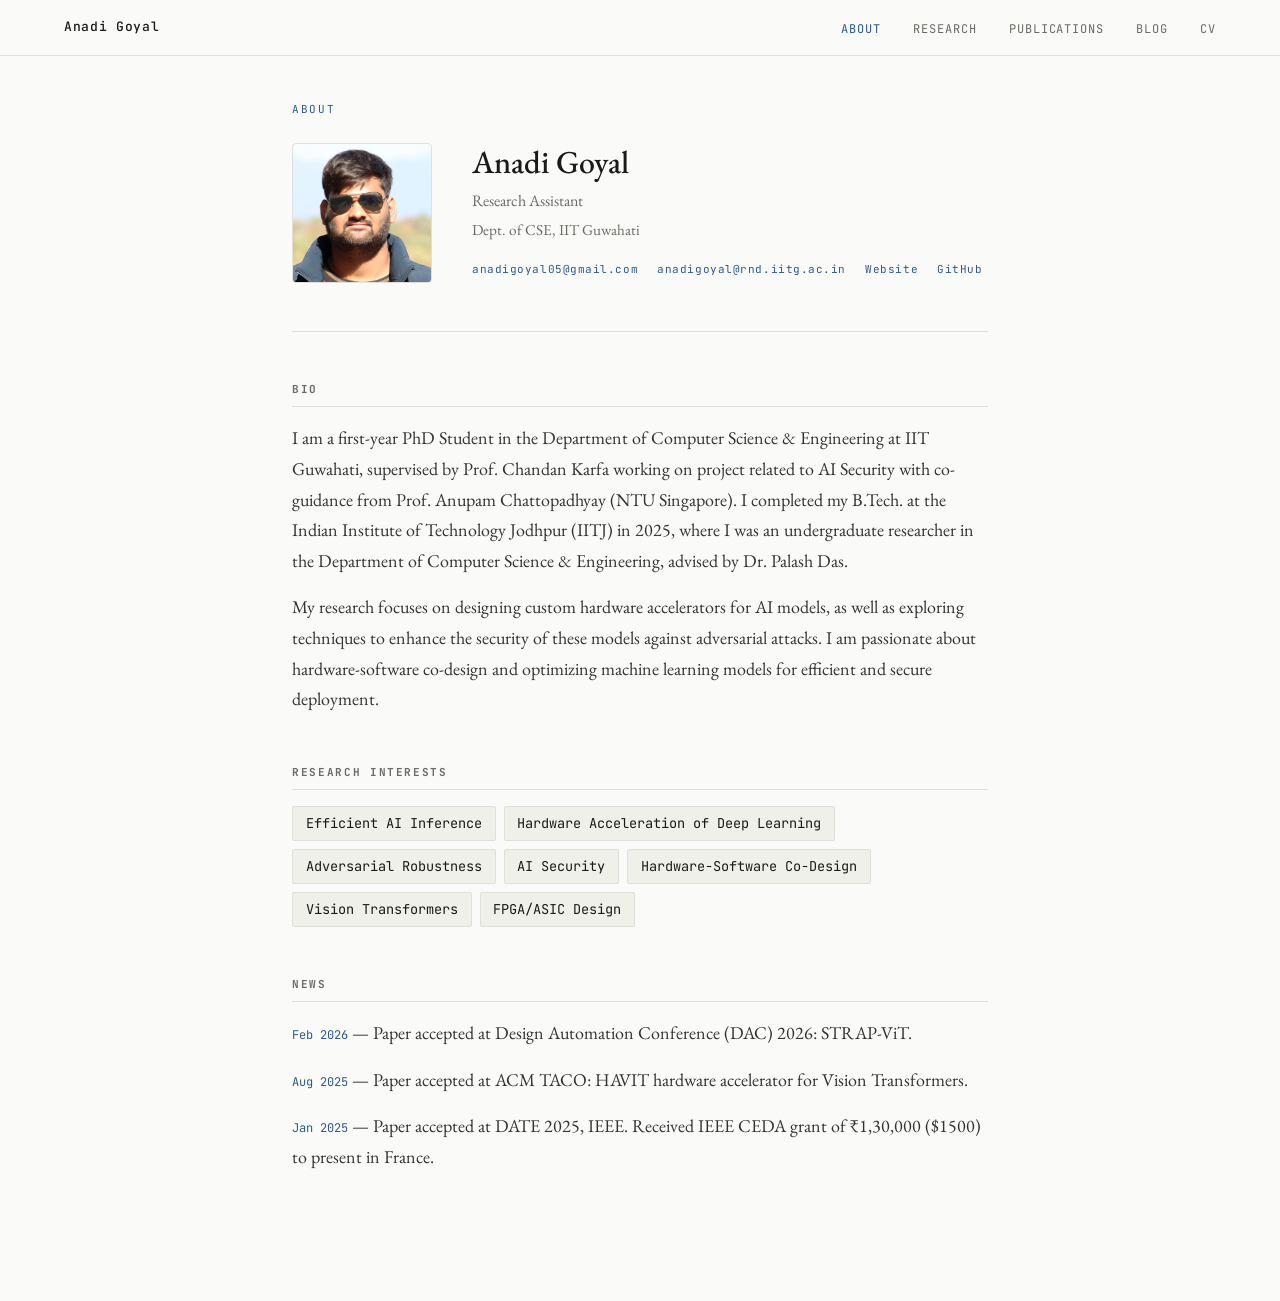
<file: index.html>
<!DOCTYPE html>
<html lang="en">
<head>
<meta charset="UTF-8">
<meta name="viewport" content="width=device-width, initial-scale=1.0">
<title>Anadi Goyal — Research Portfolio</title>
<link rel="preconnect" href="https://fonts.googleapis.com">
<link href="https://fonts.googleapis.com/css2?family=EB+Garamond:ital,wght@0,400;0,500;1,400&family=JetBrains+Mono:wght@400;500&display=swap" rel="stylesheet">
<style>
  :root {
    --bg: #fafaf8;
    --text: #1a1a18;
    --muted: #6b6b65;
    --accent: #2d5a8e;
    --border: #e0e0d8;
    --light: #f0f0eb;
  }
  * { margin: 0; padding: 0; box-sizing: border-box; }
  html { scroll-behavior: smooth; }
  body {
    font-family: 'EB Garamond', Georgia, serif;
    background: var(--bg);
    color: var(--text);
    font-size: 18px;
    line-height: 1.7;
  }

  /* NAV */
  nav {
    position: fixed; top: 0; left: 0; right: 0;
    background: var(--bg);
    border-bottom: 1px solid var(--border);
    z-index: 100;
    padding: 0 max(2rem, 5vw);
    display: flex;
    align-items: center;
    justify-content: space-between;
    height: 56px;
  }
  .nav-name {
    font-family: 'JetBrains Mono', monospace;
    font-size: 13px;
    letter-spacing: 0.05em;
    color: var(--text);
    text-decoration: none;
    font-weight: 500;
  }
  .nav-links { display: flex; gap: 2rem; list-style: none; }
  .nav-links a {
    font-family: 'JetBrains Mono', monospace;
    font-size: 12px;
    letter-spacing: 0.08em;
    text-transform: uppercase;
    color: var(--muted);
    text-decoration: none;
    transition: color 0.2s;
  }
  .nav-links a:hover, .nav-links a.active { color: var(--accent); }

  /* LAYOUT */
  main {
    max-width: 760px;
    margin: 0 auto;
    padding: 100px 2rem 80px;
  }

  /* PAGE HEADER */
  .page-label {
    font-family: 'JetBrains Mono', monospace;
    font-size: 11px;
    letter-spacing: 0.15em;
    text-transform: uppercase;
    color: var(--accent);
    margin-bottom: 1.5rem;
  }

  /* ABOUT */
  .about-header {
    display: flex;
    gap: 2.5rem;
    align-items: flex-start;
    margin-bottom: 3rem;
    padding-bottom: 3rem;
    border-bottom: 1px solid var(--border);
  }
  .about-photo {
    width: 140px;
    height: 140px;
    border-radius: 4px;
    background: var(--light);
    flex-shrink: 0;
    border: 1px solid var(--border);
    overflow: hidden;
  }
  .about-photo img {
    width: 140px;
    height: 140px;
    border-radius: 4px;
    object-fit: cover;
    display: block;
  }
  .about-intro h1 {
    font-family: 'EB Garamond', serif;
    font-size: 2rem;
    font-weight: 500;
    line-height: 1.2;
    margin-bottom: 0.4rem;
  }
  .about-intro .position {
    font-size: 1rem;
    color: var(--muted);
    margin-bottom: 0.2rem;
  }
  .about-intro .institution {
    font-size: 0.95rem;
    color: var(--muted);
  }
  .about-links {
    display: flex;
    gap: 1.2rem;
    margin-top: 1rem;
    flex-wrap: wrap;
  }
  .about-links a {
    font-family: 'JetBrains Mono', monospace;
    font-size: 11px;
    letter-spacing: 0.05em;
    color: var(--accent);
    text-decoration: none;
    border-bottom: 1px solid transparent;
    transition: border-color 0.2s;
  }
  .about-links a:hover { border-bottom-color: var(--accent); }

  /* SECTIONS */
  .section { margin-bottom: 3rem; }
  .section h2 {
    font-family: 'JetBrains Mono', monospace;
    font-size: 11px;
    letter-spacing: 0.15em;
    text-transform: uppercase;
    color: var(--muted);
    margin-bottom: 1rem;
    padding-bottom: 0.5rem;
    border-bottom: 1px solid var(--border);
  }
  .section p { margin-bottom: 1rem; color: #333; }
  .section p:last-child { margin-bottom: 0; }

  /* INTERESTS */
  .interests-list {
    display: flex;
    flex-wrap: wrap;
    gap: 0.5rem;
    list-style: none;
  }
  .interests-list li {
    background: var(--light);
    border: 1px solid var(--border);
    padding: 0.3rem 0.8rem;
    font-size: 0.85rem;
    font-family: 'JetBrains Mono', monospace;
    border-radius: 2px;
    color: var(--text);
  }

  /* EDUCATION */
  .edu-entry {
    display: flex;
    justify-content: space-between;
    align-items: baseline;
    margin-bottom: 1rem;
    gap: 1rem;
  }
  .edu-left {}
  .edu-degree { font-size: 1rem; font-weight: 500; }
  .edu-school { font-size: 0.9rem; color: var(--muted); }
  .edu-right {
    font-family: 'JetBrains Mono', monospace;
    font-size: 11px;
    color: var(--muted);
    white-space: nowrap;
    text-align: right;
  }

  /* FOOTER */
  footer {
    max-width: 760px;
    margin: 0 auto;
    padding: 0 2rem 3rem;
    border-top: 1px solid var(--border);
    padding-top: 1.5rem;
  }
  footer p {
    font-family: 'JetBrains Mono', monospace;
    font-size: 11px;
    color: var(--muted);
  }

  @media (max-width: 600px) {
    .about-header { flex-direction: column; }
    .about-photo { width: 100px; height: 100px; }
    .about-photo img { width: 100px; height: 100px; }
    .edu-entry { flex-direction: column; gap: 0.2rem; }
  }
</style>
</head>
<body>

<nav>
  <a class="nav-name" href="index.html">Anadi Goyal</a>
  <ul class="nav-links">
    <li><a href="index.html" class="active">About</a></li>
    <li><a href="research.html">Research</a></li>
    <li><a href="publications.html">Publications</a></li>
    <li><a href="blog.html">Blog</a></li>
    <li><a href="cv.html">CV</a></li>
  </ul>
</nav>

<main>
  <div class="page-label">About</div>

  <div class="about-header">
    <div class="about-photo">
     <img src="photo1.jpg" alt="Anadi Goyal">
      
    </div>
    <div class="about-intro">
      <h1>Anadi Goyal</h1>
      <p class="position">Research Assistant</p>
      <p class="institution">Dept. of CSE, IIT Guwahati</p>
      <div class="about-links">
        <a href="mailto:anadigoyal05@gmail.com">anadigoyal05@gmail.com</a>
        <a href="mailto:anadigoyal@rnd.iitg.ac.in">anadigoyal@rnd.iitg.ac.in</a>
        <a href="https://anadigoyal.github.io" target="_blank">Website</a>
        <a href="https://github.com/anadigoyal" target="_blank">GitHub</a>
      </div>
    </div>
  </div>

  <div class="section">
    <h2>Bio</h2>
    <p>
      I am a first-year PhD Student in the Department of Computer Science &amp; Engineering at IIT Guwahati, 
      supervised by Prof. Chandan Karfa working on project related to AI Security with co-guidance from 
      Prof. Anupam Chattopadhyay (NTU Singapore). 
      I completed my B.Tech. at the Indian Institute of Technology Jodhpur (IITJ) in 2025, where I was an 
      undergraduate researcher in the Department of Computer Science &amp; Engineering, advised by Dr. Palash Das.
    </p>
    <p>
      My research focuses on designing custom hardware accelerators for AI models, as well as exploring 
      techniques to enhance the security of these models against adversarial attacks. I am passionate about 
      hardware-software co-design and optimizing machine learning models for efficient and secure deployment.
    </p>
  </div>

  <div class="section">
    <h2>Research Interests</h2>
    <ul class="interests-list">
      <li>Efficient AI Inference</li>
      <li>Hardware Acceleration of Deep Learning</li>
      <li>Adversarial Robustness</li>
      <li>AI Security</li>
      <li>Hardware-Software Co-Design</li>
      <li>Vision Transformers</li>
      <li>FPGA/ASIC Design</li>
    </ul>
  </div>

  <!-- <div class="section">
    <h2>Education</h2>
    <div class="edu-entry">
      <div class="edu-left">
        <div class="edu-degree">B.Tech. in Mechanical Engineering</div>
        <div class="edu-school">Indian Institute of Technology Jodhpur</div>
      </div>
      <div class="edu-right">Dec 2021 – June 2025<br>GPA: 7.81</div>
    </div>
    <div class="edu-entry">
      <div class="edu-left">
        <div class="edu-degree">Senior Secondary</div>
        <div class="edu-school">Surbhi Senior Secondary School, RBSE</div>
      </div>
      <div class="edu-right">2020<br>89.6%</div>
    </div>
  </div> -->

  <div class="section">
    <h2>News</h2>
    <p><span style="font-family:'JetBrains Mono',monospace;font-size:12px;color:var(--accent);">Feb 2026</span> — Paper accepted at Design Automation Conference (DAC) 2026: STRAP-ViT.</p>
    <p><span style="font-family:'JetBrains Mono',monospace;font-size:12px;color:var(--accent);">Aug 2025</span> — Paper accepted at ACM TACO: HAVIT hardware accelerator for Vision Transformers.</p>
    <p><span style="font-family:'JetBrains Mono',monospace;font-size:12px;color:var(--accent);">Jan 2025</span> — Paper accepted at DATE 2025, IEEE. Received IEEE CEDA grant of ₹1,30,000 ($1500) to present in France.</p>
    <p><span style="font
</file>
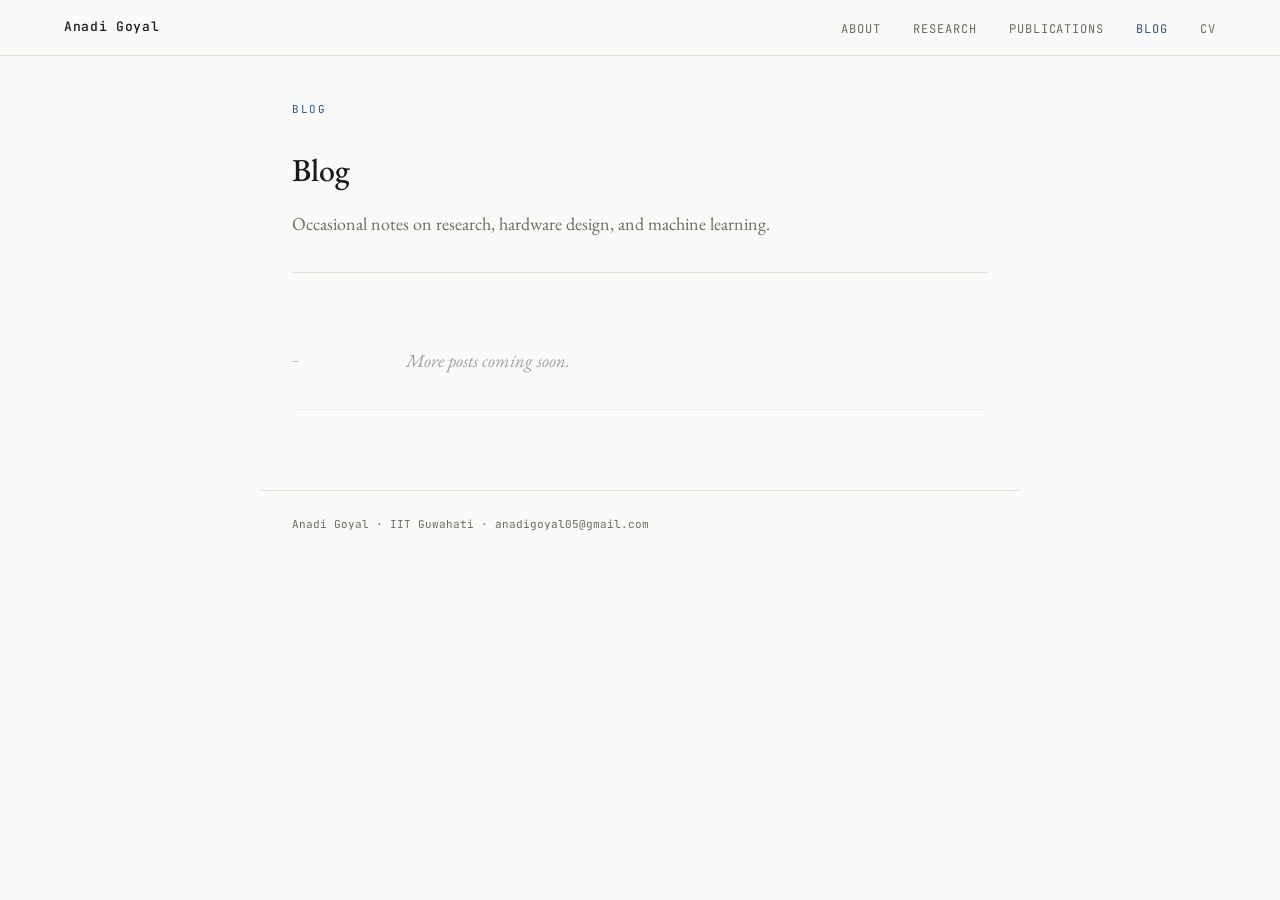
<file: blog.html>
<!DOCTYPE html>
<html lang="en">
<head>
<meta charset="UTF-8">
<meta name="viewport" content="width=device-width, initial-scale=1.0">
<title>Blog — Anadi Goyal</title>
<link rel="preconnect" href="https://fonts.googleapis.com">
<link href="https://fonts.googleapis.com/css2?family=EB+Garamond:ital,wght@0,400;0,500;1,400&family=JetBrains+Mono:wght@400;500&display=swap" rel="stylesheet">
<style>
  :root { --bg: #fafaf8; --text: #1a1a18; --muted: #6b6b65; --accent: #2d5a8e; --border: #e0e0d8; --light: #f0f0eb; }
  * { margin: 0; padding: 0; box-sizing: border-box; }
  body { font-family: 'EB Garamond', Georgia, serif; background: var(--bg); color: var(--text); font-size: 18px; line-height: 1.7; }
  nav { position: fixed; top: 0; left: 0; right: 0; background: var(--bg); border-bottom: 1px solid var(--border); z-index: 100; padding: 0 max(2rem, 5vw); display: flex; align-items: center; justify-content: space-between; height: 56px; }
  .nav-name { font-family: 'JetBrains Mono', monospace; font-size: 13px; letter-spacing: 0.05em; color: var(--text); text-decoration: none; font-weight: 500; }
  .nav-links { display: flex; gap: 2rem; list-style: none; }
  .nav-links a { font-family: 'JetBrains Mono', monospace; font-size: 12px; letter-spacing: 0.08em; text-transform: uppercase; color: var(--muted); text-decoration: none; transition: color 0.2s; }
  .nav-links a:hover, .nav-links a.active { color: var(--accent); }
  main { max-width: 760px; margin: 0 auto; padding: 100px 2rem 80px; }
  .page-label { font-family: 'JetBrains Mono', monospace; font-size: 11px; letter-spacing: 0.15em; text-transform: uppercase; color: var(--accent); margin-bottom: 1.5rem; }
  .page-title { font-size: 2rem; font-weight: 500; margin-bottom: 0.75rem; }
  .page-intro { color: var(--muted); margin-bottom: 3rem; padding-bottom: 2rem; border-bottom: 1px solid var(--border); }

  /* Blog list */
  .blog-list { list-style: none; }
  .blog-item {
    padding: 1.8rem 0;
    border-bottom: 1px solid var(--border);
    display: grid;
    grid-template-columns: 90px 1fr;
    gap: 1.5rem;
    align-items: start;
  }
  .blog-date {
    font-family: 'JetBrains Mono', monospace;
    font-size: 11px;
    color: var(--muted);
    padding-top: 0.3rem;
    line-height: 1.4;
  }
  .blog-content {}
  .blog-title {
    font-size: 1.15rem;
    font-weight: 500;
    line-height: 1.3;
    margin-bottom: 0.4rem;
  }
  .blog-title a { color: var(--text); text-decoration: none; border-bottom: 1px solid transparent; transition: border-color 0.2s; }
  .blog-title a:hover { border-bottom-color: var(--text); }
  .blog-excerpt { font-size: 0.95rem; color: var(--muted); margin-bottom: 0.5rem; }
  .blog-tags { display: flex; gap: 0.5rem; flex-wrap: wrap; }
  .blog-tag {
    font-family: 'JetBrains Mono', monospace;
    font-size: 10px;
    letter-spacing: 0.08em;
    background: var(--light);
    border: 1px solid var(--border);
    padding: 0.1rem 0.5rem;
    border-radius: 2px;
    color: var(--muted);
  }

  /* Empty state */
  .empty-state {
    text-align: center;
    padding: 4rem 0;
    color: var(--muted);
  }
  .empty-state .empty-icon {
    font-family: 'JetBrains Mono', monospace;
    font-size: 2rem;
    margin-bottom: 1rem;
    opacity: 0.3;
  }
  .empty-state p { font-size: 1rem; }

  /* Single post view (hidden by default) */
  .post-view { display: none; }
  .post-view.active { display: block; }
  .blog-list-view { display: block; }
  .blog-list-view.hidden { display: none; }

  .post-header { margin-bottom: 2rem; padding-bottom: 1.5rem; border-bottom: 1px solid var(--border); }
  .post-back {
    font-family: 'JetBrains Mono', monospace;
    font-size: 11px;
    color: var(--accent);
    text-decoration: none;
    display: inline-block;
    margin-bottom: 1.5rem;
    letter-spacing: 0.05em;
  }
  .post-back:hover { text-decoration: underline; }
  .post-title { font-size: 2rem; font-weight: 500; line-height: 1.25; margin-bottom: 0.5rem; }
  .post-meta { font-family: 'JetBrains Mono', monospace; font-size: 11px; color: var(--muted); }
  .post-body p { margin-bottom: 1.2rem; }
  .post-body h2 { font-size: 1.3rem; font-weight: 500; margin: 2rem 0 0.8rem; }
  .post-body h3 { font-size: 1.1rem; font-weight: 500; margin: 1.5rem 0 0.5rem; }
  .post-body code { font-family: 'JetBrains Mono', monospace; font-size: 0.85rem; background: var(--light); padding: 0.1rem 0.4rem; border-radius: 2px; }
  .post-body blockquote { border-left: 2px solid var(--accent); padding-left: 1.2rem; color: var(--muted); margin: 1.5rem 0; }

  footer { max-width: 760px; margin: 0 auto; padding: 0 2rem 3rem; border-top: 1px solid var(--border); padding-top: 1.5rem; }
  footer p { font-family: 'JetBrains Mono', monospace; font-size: 11px; color: var(--muted); }

  @media (max-width: 500px) {
    .blog-item { grid-template-columns: 1fr; gap: 0.5rem; }
  }
</style>
</head>
<body>
<nav>
  <a class="nav-name" href="index.html">Anadi Goyal</a>
  <ul class="nav-links">
    <li><a href="index.html">About</a></li>
    <li><a href="research.html">Research</a></li>
    <li><a href="publications.html">Publications</a></li>
    <li><a href="blog.html" class="active">Blog</a></li>
    <li><a href="cv.html">CV</a></li>
  </ul>
</nav>

<main>
  <div class="blog-list-view" id="listView">
    <div class="page-label">Blog</div>
    <h1 class="page-title">Blog</h1>
    <p class="page-intro">Occasional notes on research, hardware design, and machine learning.</p>

    <ul class="blog-list">
<!--
<li class="blog-item">
  <div class="blog-date">Feb<br>2026</div>
  <div class="blog-content">
    <div class="blog-title">
      <a href="#" onclick="showPost('post1'); return false;">
        Why Patch-Based Adversarial Attacks Are a Real Threat to Vision Transformers
      </a>
    </div>
    <div class="blog-excerpt">
      A brief explainer on how small adversarial patches can fool ViTs.
    </div>
  </div>
</li>

<li class="blog-item">
  <div class="blog-date">Jan<br>2026</div>
  <div class="blog-content">
    <div class="blog-title">
      <a href="#" onclick="showPost('post2'); return false;">
        Token Pruning in ViTs: What Works and What Doesn't
      </a>
    </div>
    <div class="blog-excerpt">
      Notes from building HAVIT.
    </div>
  </div>
</li>
-->

      <!-- Placeholder for new posts -->
      <li class="blog-item" style="opacity:0.4;">
        <div class="blog-date">—</div>
        <div class="blog-content">
          <div class="blog-title" style="font-style:italic; font-weight:400;">More posts coming soon.</div>
        </div>
      </li>
    </ul>
  </div>

  <!-- Post 1 -->
  <div class="post-view" id="post1">
    <a class="post-back" href="#" onclick="showList(); return false;">← Back to Blog</a>
    <div class="post-header">
      <h1 class="post-title">Why Patch-Based Adversarial Attacks Are a Real Threat to Vision Transformers</h1>
      <div class="post-meta">February 2026 · Anadi Goyal</div>
    </div>
    <div class="post-body">
      <p>Adversarial attacks have been studied extensively in the context of CNNs, but Vision Transformers (ViTs) present a fundamentally different threat surface. In this post, I want to walk through why patch-based attacks are particularly challenging for ViTs and what makes them hard to defend against.</p>
      <h2>What Is an Adversarial Patch?</h2>
      <p>Unlike pixel-level perturbations that add imperceptible noise across an image, an adversarial patch is a small, highly visible region — often a sticker-sized square — that is crafted to cause misclassification when placed anywhere in the scene. The appeal for real-world attackers is obvious: print the patch, stick it on a stop sign, and fool an autonomous driving system.</p>
      <h2>Why ViTs Are Different</h2>
      <p>CNNs process images through convolutional kernels with local receptive fields. ViTs, on the other hand, divide images into patches and model global dependencies via self-attention. This global attention mechanism means a single adversarial patch can influence the representation of the entire image — the attention mechanism actively helps the attack propagate.</p>
      <blockquote>The same property that makes ViTs so powerful — global context modeling — is exactly what adversarial patch attacks exploit.</blockquote>
      <p>In our work on STRAP-ViT, we found that naive defenses like input smoothing that work reasonably well for CNNs fail to account for this cross-patch information flow, and can even amplify the effect of adversarial patches in certain configurations.</p>
      <h2>Our Approach</h2>
      <p>STRAP-ViT addresses this by segregating tokens and applying randomized transformations in a model-agnostic way. The key insight is that by disrupting the spatial regularity that patches rely on — without needing to identify which tokens are adversarial — we can significantly reduce attack success rates while maintaining clean accuracy.</p>
      <p>More details in the paper, which will appear at DAC 2026.</p>
    </div>
  </div>

  <!-- Post 2 -->
  <div class="post-view" id="post2">
    <a class="post-back" href="#" onclick="showList(); return false;">← Back to Blog</a>
    <div class="post-header">
      <h1 class="post-title">Token Pruning in ViTs: What Works and What Doesn't</h1>
      <div class="post-meta">January 2026 · Anadi Goyal</div>
    </div>
    <div class="post-body">
      <p>One of the core challenges in deploying Vision Transformers on edge hardware is their computational cost. The self-attention mechanism scales quadratically with the number of tokens — so the natural question is: can we simply remove uninformative tokens?</p>
      <h2>The Naive Approach</h2>
      <p>The most straightforward approach is attention-score-based pruning: after each transformer block, drop tokens with the lowest attention scores. This works, but it has a fundamental limitation — attention scores at early layers are noisy and not yet meaningful representations of "importance."</p>
      <h2>Feature-Based Pruning for Early Layers</h2>
      <p>In our work on the hybrid token selector (DATE 2025), we found that for early layers, feature-based criteria — essentially looking at raw patch features rather than attention — give better accuracy at the same pruning ratio. The intuition is simple: before the model has built meaningful representations, attention doesn't yet know what's important.</p>
      <h2>Hardware Implications</h2>
      <p>Token pruning sounds like a pure software optimization, but the hardware story is more complex. On an FPGA, variable-length token sequences require dynamic memory management, which can introduce overhead that eats into your speedup. In HAVIT, we designed a dedicated datapath for the pruning operation itself, which turned out to be critical for achieving the 29–40% execution time reduction we report.</p>
      <p>The lesson: hardware and algorithm co-design isn't optional — it's where the real gains live.</p>
    </div>
  </div>
</main>

<footer>
  <p>Anadi Goyal · IIT Guwahati · anadigoyal05@gmail.com</p>
</footer>

<script>
  function showPost(id) {
    document.getElementById('listView').classList.add('hidden');
    document.querySelectorAll('.post-view').forEach(p => p.classList.remove('active'));
    document.getElementById(id).classList.add('active');
    window.scrollTo(0, 0);
  }
  function showList() {
    document.getElementById('listView').classList.remove('hidden');
    document.querySelectorAll('.post-view').forEach(p => p.classList.remove('active'));
    window.scrollTo(0, 0);
  }
</script>
</body>
</html>
</file>
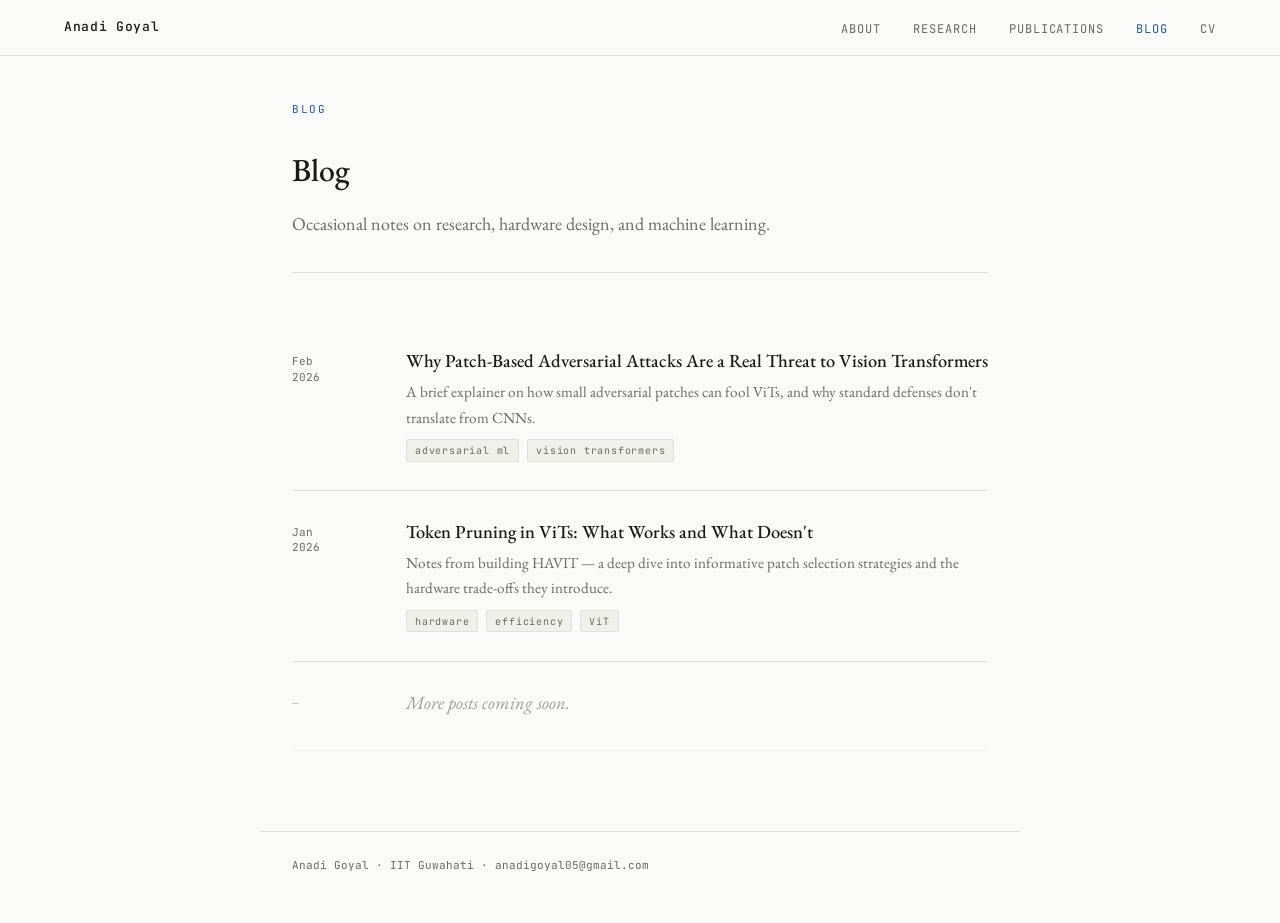
<file: blogs.html>
<!DOCTYPE html>
<html lang="en">
<head>
<meta charset="UTF-8">
<meta name="viewport" content="width=device-width, initial-scale=1.0">
<title>Blog — Anadi Goyal</title>
<link rel="preconnect" href="https://fonts.googleapis.com">
<link href="https://fonts.googleapis.com/css2?family=EB+Garamond:ital,wght@0,400;0,500;1,400&family=JetBrains+Mono:wght@400;500&display=swap" rel="stylesheet">
<style>
  :root { --bg: #fafaf8; --text: #1a1a18; --muted: #6b6b65; --accent: #2d5a8e; --border: #e0e0d8; --light: #f0f0eb; }
  * { margin: 0; padding: 0; box-sizing: border-box; }
  body { font-family: 'EB Garamond', Georgia, serif; background: var(--bg); color: var(--text); font-size: 18px; line-height: 1.7; }
  nav { position: fixed; top: 0; left: 0; right: 0; background: var(--bg); border-bottom: 1px solid var(--border); z-index: 100; padding: 0 max(2rem, 5vw); display: flex; align-items: center; justify-content: space-between; height: 56px; }
  .nav-name { font-family: 'JetBrains Mono', monospace; font-size: 13px; letter-spacing: 0.05em; color: var(--text); text-decoration: none; font-weight: 500; }
  .nav-links { display: flex; gap: 2rem; list-style: none; }
  .nav-links a { font-family: 'JetBrains Mono', monospace; font-size: 12px; letter-spacing: 0.08em; text-transform: uppercase; color: var(--muted); text-decoration: none; transition: color 0.2s; }
  .nav-links a:hover, .nav-links a.active { color: var(--accent); }
  main { max-width: 760px; margin: 0 auto; padding: 100px 2rem 80px; }
  .page-label { font-family: 'JetBrains Mono', monospace; font-size: 11px; letter-spacing: 0.15em; text-transform: uppercase; color: var(--accent); margin-bottom: 1.5rem; }
  .page-title { font-size: 2rem; font-weight: 500; margin-bottom: 0.75rem; }
  .page-intro { color: var(--muted); margin-bottom: 3rem; padding-bottom: 2rem; border-bottom: 1px solid var(--border); }

  /* Blog list */
  .blog-list { list-style: none; }
  .blog-item {
    padding: 1.8rem 0;
    border-bottom: 1px solid var(--border);
    display: grid;
    grid-template-columns: 90px 1fr;
    gap: 1.5rem;
    align-items: start;
  }
  .blog-date {
    font-family: 'JetBrains Mono', monospace;
    font-size: 11px;
    color: var(--muted);
    padding-top: 0.3rem;
    line-height: 1.4;
  }
  .blog-content {}
  .blog-title {
    font-size: 1.15rem;
    font-weight: 500;
    line-height: 1.3;
    margin-bottom: 0.4rem;
  }
  .blog-title a { color: var(--text); text-decoration: none; border-bottom: 1px solid transparent; transition: border-color 0.2s; }
  .blog-title a:hover { border-bottom-color: var(--text); }
  .blog-excerpt { font-size: 0.95rem; color: var(--muted); margin-bottom: 0.5rem; }
  .blog-tags { display: flex; gap: 0.5rem; flex-wrap: wrap; }
  .blog-tag {
    font-family: 'JetBrains Mono', monospace;
    font-size: 10px;
    letter-spacing: 0.08em;
    background: var(--light);
    border: 1px solid var(--border);
    padding: 0.1rem 0.5rem;
    border-radius: 2px;
    color: var(--muted);
  }

  /* Empty state */
  .empty-state {
    text-align: center;
    padding: 4rem 0;
    color: var(--muted);
  }
  .empty-state .empty-icon {
    font-family: 'JetBrains Mono', monospace;
    font-size: 2rem;
    margin-bottom: 1rem;
    opacity: 0.3;
  }
  .empty-state p { font-size: 1rem; }

  /* Single post view (hidden by default) */
  .post-view { display: none; }
  .post-view.active { display: block; }
  .blog-list-view { display: block; }
  .blog-list-view.hidden { display: none; }

  .post-header { margin-bottom: 2rem; padding-bottom: 1.5rem; border-bottom: 1px solid var(--border); }
  .post-back {
    font-family: 'JetBrains Mono', monospace;
    font-size: 11px;
    color: var(--accent);
    text-decoration: none;
    display: inline-block;
    margin-bottom: 1.5rem;
    letter-spacing: 0.05em;
  }
  .post-back:hover { text-decoration: underline; }
  .post-title { font-size: 2rem; font-weight: 500; line-height: 1.25; margin-bottom: 0.5rem; }
  .post-meta { font-family: 'JetBrains Mono', monospace; font-size: 11px; color: var(--muted); }
  .post-body p { margin-bottom: 1.2rem; }
  .post-body h2 { font-size: 1.3rem; font-weight: 500; margin: 2rem 0 0.8rem; }
  .post-body h3 { font-size: 1.1rem; font-weight: 500; margin: 1.5rem 0 0.5rem; }
  .post-body code { font-family: 'JetBrains Mono', monospace; font-size: 0.85rem; background: var(--light); padding: 0.1rem 0.4rem; border-radius: 2px; }
  .post-body blockquote { border-left: 2px solid var(--accent); padding-left: 1.2rem; color: var(--muted); margin: 1.5rem 0; }

  footer { max-width: 760px; margin: 0 auto; padding: 0 2rem 3rem; border-top: 1px solid var(--border); padding-top: 1.5rem; }
  footer p { font-family: 'JetBrains Mono', monospace; font-size: 11px; color: var(--muted); }

  @media (max-width: 500px) {
    .blog-item { grid-template-columns: 1fr; gap: 0.5rem; }
  }
</style>
</head>
<body>
<nav>
  <a class="nav-name" href="index.html">Anadi Goyal</a>
  <ul class="nav-links">
    <li><a href="index.html">About</a></li>
    <li><a href="research.html">Research</a></li>
    <li><a href="publications.html">Publications</a></li>
    <li><a href="blog.html" class="active">Blog</a></li>
    <li><a href="cv.html">CV</a></li>
  </ul>
</nav>

<main>
  <div class="blog-list-view" id="listView">
    <div class="page-label">Blog</div>
    <h1 class="page-title">Blog</h1>
    <p class="page-intro">Occasional notes on research, hardware design, and machine learning.</p>

    <ul class="blog-list">
      <!-- Sample post 1 -->
      <li class="blog-item">
        <div class="blog-date">Feb<br>2026</div>
        <div class="blog-content">
          <div class="blog-title"><a href="#" onclick="showPost('post1'); return false;">Why Patch-Based Adversarial Attacks Are a Real Threat to Vision Transformers</a></div>
          <div class="blog-excerpt">A brief explainer on how small adversarial patches can fool ViTs, and why standard defenses don't translate from CNNs.</div>
          <div class="blog-tags">
            <span class="blog-tag">adversarial ml</span>
            <span class="blog-tag">vision transformers</span>
          </div>
        </div>
      </li>

      <!-- Sample post 2 -->
      <li class="blog-item">
        <div class="blog-date">Jan<br>2026</div>
        <div class="blog-content">
          <div class="blog-title"><a href="#" onclick="showPost('post2'); return false;">Token Pruning in ViTs: What Works and What Doesn't</a></div>
          <div class="blog-excerpt">Notes from building HAVIT — a deep dive into informative patch selection strategies and the hardware trade-offs they introduce.</div>
          <div class="blog-tags">
            <span class="blog-tag">hardware</span>
            <span class="blog-tag">efficiency</span>
            <span class="blog-tag">ViT</span>
          </div>
        </div>
      </li>

      <!-- Placeholder for new posts -->
      <li class="blog-item" style="opacity:0.4;">
        <div class="blog-date">—</div>
        <div class="blog-content">
          <div class="blog-title" style="font-style:italic; font-weight:400;">More posts coming soon.</div>
        </div>
      </li>
    </ul>
  </div>

  <!-- Post 1 -->
  <div class="post-view" id="post1">
    <a class="post-back" href="#" onclick="showList(); return false;">← Back to Blog</a>
    <div class="post-header">
      <h1 class="post-title">Why Patch-Based Adversarial Attacks Are a Real Threat to Vision Transformers</h1>
      <div class="post-meta">February 2026 · Anadi Goyal</div>
    </div>
    <div class="post-body">
      <p>Adversarial attacks have been studied extensively in the context of CNNs, but Vision Transformers (ViTs) present a fundamentally different threat surface. In this post, I want to walk through why patch-based attacks are particularly challenging for ViTs and what makes them hard to defend against.</p>
      <h2>What Is an Adversarial Patch?</h2>
      <p>Unlike pixel-level perturbations that add imperceptible noise across an image, an adversarial patch is a small, highly visible region — often a sticker-sized square — that is crafted to cause misclassification when placed anywhere in the scene. The appeal for real-world attackers is obvious: print the patch, stick it on a stop sign, and fool an autonomous driving system.</p>
      <h2>Why ViTs Are Different</h2>
      <p>CNNs process images through convolutional kernels with local receptive fields. ViTs, on the other hand, divide images into patches and model global dependencies via self-attention. This global attention mechanism means a single adversarial patch can influence the representation of the entire image — the attention mechanism actively helps the attack propagate.</p>
      <blockquote>The same property that makes ViTs so powerful — global context modeling — is exactly what adversarial patch attacks exploit.</blockquote>
      <p>In our work on STRAP-ViT, we found that naive defenses like input smoothing that work reasonably well for CNNs fail to account for this cross-patch information flow, and can even amplify the effect of adversarial patches in certain configurations.</p>
      <h2>Our Approach</h2>
      <p>STRAP-ViT addresses this by segregating tokens and applying randomized transformations in a model-agnostic way. The key insight is that by disrupting the spatial regularity that patches rely on — without needing to identify which tokens are adversarial — we can significantly reduce attack success rates while maintaining clean accuracy.</p>
      <p>More details in the paper, which will appear at DAC 2026.</p>
    </div>
  </div>

  <!-- Post 2 -->
  <div class="post-view" id="post2">
    <a class="post-back" href="#" onclick="showList(); return false;">← Back to Blog</a>
    <div class="post-header">
      <h1 class="post-title">Token Pruning in ViTs: What Works and What Doesn't</h1>
      <div class="post-meta">January 2026 · Anadi Goyal</div>
    </div>
    <div class="post-body">
      <p>One of the core challenges in deploying Vision Transformers on edge hardware is their computational cost. The self-attention mechanism scales quadratically with the number of tokens — so the natural question is: can we simply remove uninformative tokens?</p>
      <h2>The Naive Approach</h2>
      <p>The most straightforward approach is attention-score-based pruning: after each transformer block, drop tokens with the lowest attention scores. This works, but it has a fundamental limitation — attention scores at early layers are noisy and not yet meaningful representations of "importance."</p>
      <h2>Feature-Based Pruning for Early Layers</h2>
      <p>In our work on the hybrid token selector (DATE 2025), we found that for early layers, feature-based criteria — essentially looking at raw patch features rather than attention — give better accuracy at the same pruning ratio. The intuition is simple: before the model has built meaningful representations, attention doesn't yet know what's important.</p>
      <h2>Hardware Implications</h2>
      <p>Token pruning sounds like a pure software optimization, but the hardware story is more complex. On an FPGA, variable-length token sequences require dynamic memory management, which can introduce overhead that eats into your speedup. In HAVIT, we designed a dedicated datapath for the pruning operation itself, which turned out to be critical for achieving the 29–40% execution time reduction we report.</p>
      <p>The lesson: hardware and algorithm co-design isn't optional — it's where the real gains live.</p>
    </div>
  </div>
</main>

<footer>
  <p>Anadi Goyal · IIT Guwahati · anadigoyal05@gmail.com</p>
</footer>

<script>
  function showPost(id) {
    document.getElementById('listView').classList.add('hidden');
    document.querySelectorAll('.post-view').forEach(p => p.classList.remove('active'));
    document.getElementById(id).classList.add('active');
    window.scrollTo(0, 0);
  }
  function showList() {
    document.getElementById('listView').classList.remove('hidden');
    document.querySelectorAll('.post-view').forEach(p => p.classList.remove('active'));
    window.scrollTo(0, 0);
  }
</script>
</body>
</html>
</file>
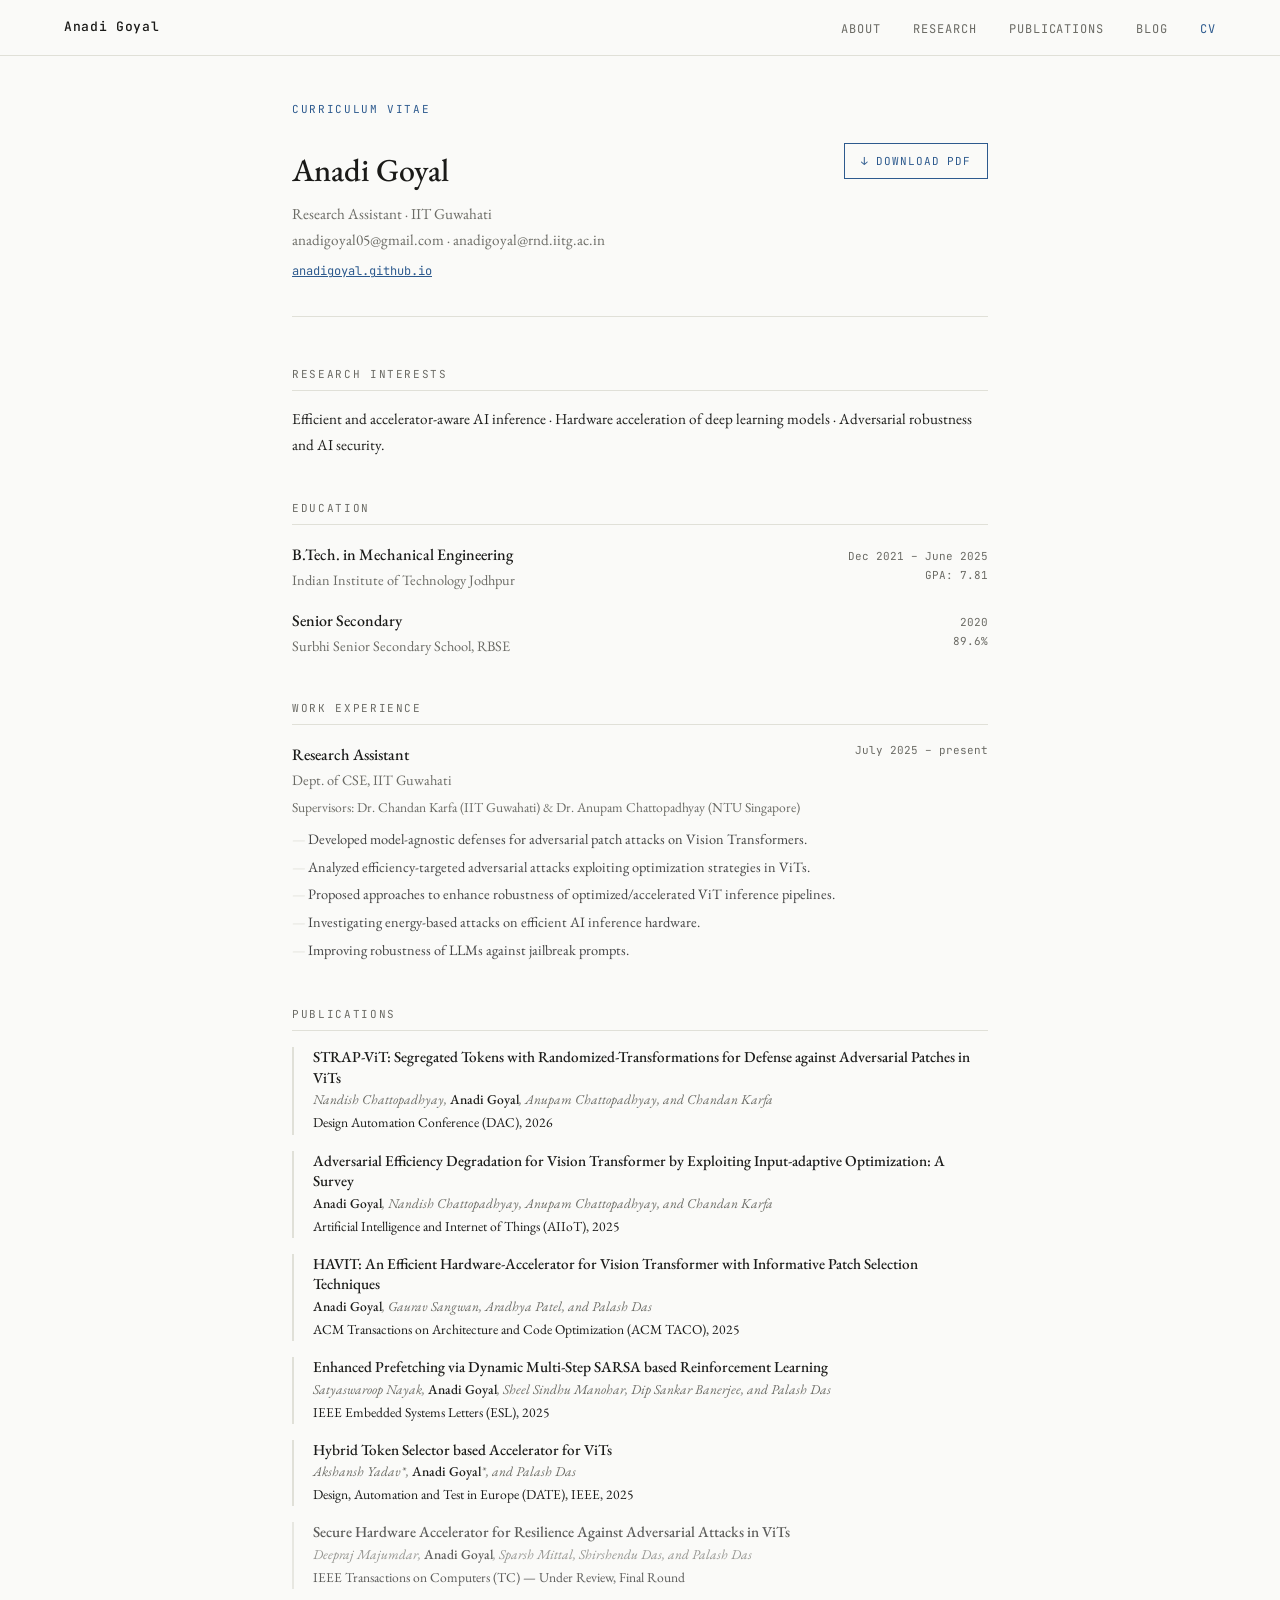
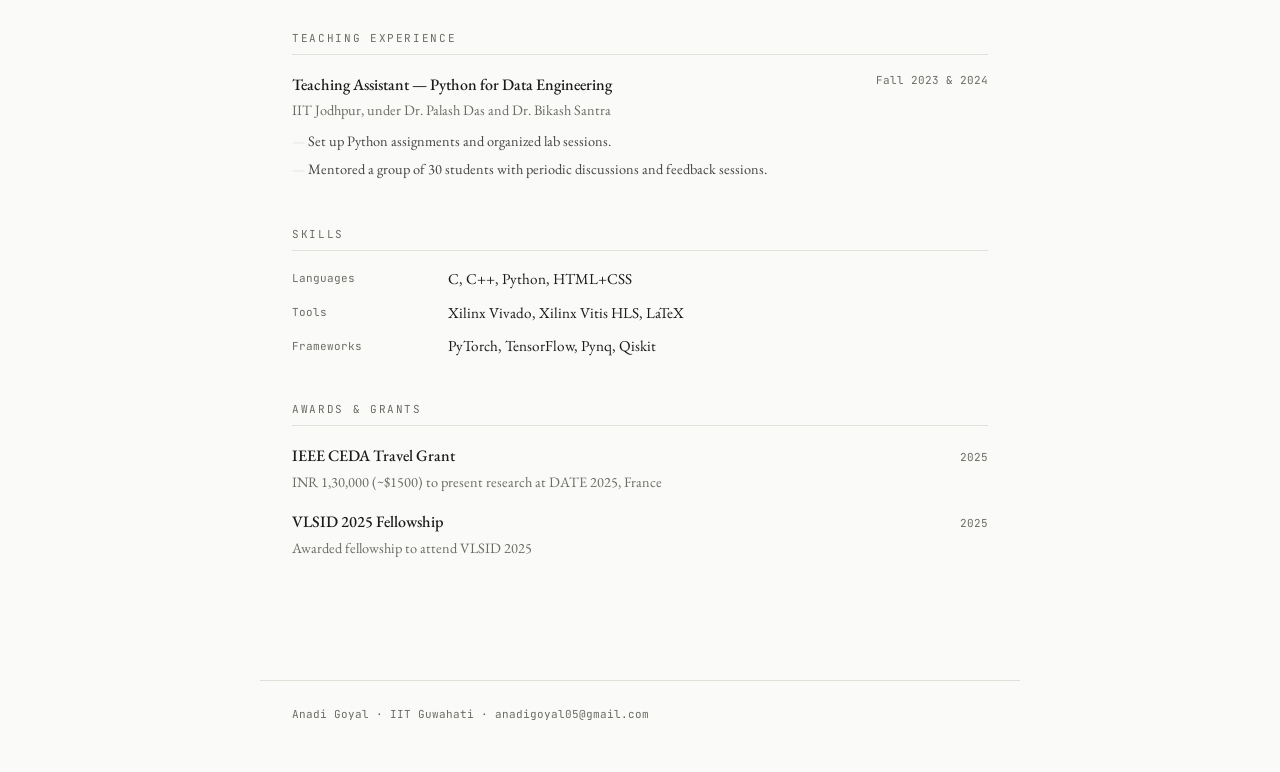
<file: cv.html>
<!DOCTYPE html>
<html lang="en">
<head>
<meta charset="UTF-8">
<meta name="viewport" content="width=device-width, initial-scale=1.0">
<title>CV — Anadi Goyal</title>
<link rel="preconnect" href="https://fonts.googleapis.com">
<link href="https://fonts.googleapis.com/css2?family=EB+Garamond:ital,wght@0,400;0,500;1,400&family=JetBrains+Mono:wght@400;500&display=swap" rel="stylesheet">
<style>
  :root { --bg: #fafaf8; --text: #1a1a18; --muted: #6b6b65; --accent: #2d5a8e; --border: #e0e0d8; --light: #f0f0eb; }
  * { margin: 0; padding: 0; box-sizing: border-box; }
  body { font-family: 'EB Garamond', Georgia, serif; background: var(--bg); color: var(--text); font-size: 18px; line-height: 1.7; }
  nav { position: fixed; top: 0; left: 0; right: 0; background: var(--bg); border-bottom: 1px solid var(--border); z-index: 100; padding: 0 max(2rem, 5vw); display: flex; align-items: center; justify-content: space-between; height: 56px; }
  .nav-name { font-family: 'JetBrains Mono', monospace; font-size: 13px; letter-spacing: 0.05em; color: var(--text); text-decoration: none; font-weight: 500; }
  .nav-links { display: flex; gap: 2rem; list-style: none; }
  .nav-links a { font-family: 'JetBrains Mono', monospace; font-size: 12px; letter-spacing: 0.08em; text-transform: uppercase; color: var(--muted); text-decoration: none; transition: color 0.2s; }
  .nav-links a:hover, .nav-links a.active { color: var(--accent); }
  main { max-width: 760px; margin: 0 auto; padding: 100px 2rem 80px; }
  .page-label { font-family: 'JetBrains Mono', monospace; font-size: 11px; letter-spacing: 0.15em; text-transform: uppercase; color: var(--accent); margin-bottom: 1.5rem; }

  .cv-top {
    display: flex;
    justify-content: space-between;
    align-items: flex-start;
    margin-bottom: 3rem;
    padding-bottom: 2rem;
    border-bottom: 1px solid var(--border);
    gap: 1rem;
  }
  .cv-top h1 { font-size: 2rem; font-weight: 500; margin-bottom: 0.3rem; }
  .cv-top p { color: var(--muted); font-size: 0.95rem; }
  .cv-download {
    display: inline-block;
    font-family: 'JetBrains Mono', monospace;
    font-size: 11px;
    letter-spacing: 0.08em;
    text-transform: uppercase;
    color: var(--accent);
    border: 1px solid var(--accent);
    padding: 0.5rem 1rem;
    text-decoration: none;
    white-space: nowrap;
    transition: background 0.2s, color 0.2s;
    flex-shrink: 0;
  }
  .cv-download:hover { background: var(--accent); color: #fff; }

  /* CV SECTIONS */
  .cv-section { margin-bottom: 2.5rem; }
  .cv-section-title {
    font-family: 'JetBrains Mono', monospace;
    font-size: 11px;
    letter-spacing: 0.15em;
    text-transform: uppercase;
    color: var(--muted);
    margin-bottom: 1rem;
    padding-bottom: 0.4rem;
    border-bottom: 1px solid var(--border);
  }

  .cv-row {
    display: flex;
    justify-content: space-between;
    align-items: baseline;
    gap: 1rem;
    margin-bottom: 0.9rem;
  }
  .cv-row-left { flex: 1; }
  .cv-row-right {
    font-family: 'JetBrains Mono', monospace;
    font-size: 11px;
    color: var(--muted);
    white-space: nowrap;
    text-align: right;
  }
  .cv-item-title { font-size: 1rem; font-weight: 500; }
  .cv-item-sub { font-size: 0.9rem; color: var(--muted); }

  /* Publications in CV */
  .cv-pub { margin-bottom: 1rem; padding-left: 1.2rem; border-left: 2px solid var(--border); }
  .cv-pub-title { font-size: 0.95rem; font-weight: 500; line-height: 1.35; }
  .cv-pub-authors { font-size: 0.85rem; color: var(--muted); font-style: italic; }
  .cv-pub-venue { font-size: 0.85rem; color: var(--text); }
  .pub-self { font-style: normal; font-weight: 500; color: var(--text); }

  /* Skills grid */
  .skills-grid {
    display: grid;
    grid-template-columns: 140px 1fr;
    gap: 0.5rem 1rem;
    font-size: 0.95rem;
  }
  .skills-label { font-family: 'JetBrains Mono', monospace; font-size: 11px; color: var(--muted); padding-top: 0.15rem; }

  /* Sub-list */
  .cv-sub { list-style: none; margin-top: 0.3rem; }
  .cv-sub li {
    font-size: 0.9rem;
    color: #444;
    padding-left: 1rem;
    position: relative;
    margin-bottom: 0.2rem;
  }
  .cv-sub li::before { content: '—'; position: absolute; left: 0; color: var(--border); }

  footer { max-width: 760px; margin: 0 auto; padding: 0 2rem 3rem; border-top: 1px solid var(--border); padding-top: 1.5rem; }
  footer p { font-family: 'JetBrains Mono', monospace; font-size: 11px; color: var(--muted); }

  @media (max-width: 550px) {
    .cv-top { flex-direction: column; }
    .cv-row { flex-direction: column; gap: 0.1rem; }
    .skills-grid { grid-template-columns: 1fr; }
  }
</style>
</head>
<body>
<nav>
  <a class="nav-name" href="index.html">Anadi Goyal</a>
  <ul class="nav-links">
    <li><a href="index.html">About</a></li>
    <li><a href="research.html">Research</a></li>
    <li><a href="publications.html">Publications</a></li>
    <li><a href="blog.html">Blog</a></li>
    <li><a href="cv.html" class="active">CV</a></li>
  </ul>
</nav>

<main>
  <div class="page-label">Curriculum Vitae</div>

  <div class="cv-top">
    <div>
      <h1>Anadi Goyal</h1>
      <p>Research Assistant · IIT Guwahati</p>
      <p>anadigoyal05@gmail.com · anadigoyal@rnd.iitg.ac.in</p>
      <p style="margin-top:0.3rem;"><a href="https://anadigoyal.github.io" style="color:var(--accent);font-family:'JetBrains Mono',monospace;font-size:12px;">anadigoyal.github.io</a></p>
    </div>
    <!-- Replace href with actual CV PDF path -->
    <a class="cv-download" href="Curriculum_Vitae (15).pdf" download>↓ Download PDF</a>
  </div>

  <!-- Research Interests -->
  <div class="cv-section">
    <div class="cv-section-title">Research Interests</div>
    <p style="font-size:0.95rem;">Efficient and accelerator-aware AI inference · Hardware acceleration of deep learning models · Adversarial robustness and AI security.</p>
  </div>

  <!-- Education -->
  <div class="cv-section">
    <div class="cv-section-title">Education</div>
    <div class="cv-row">
      <div class="cv-row-left">
        <div class="cv-item-title">B.Tech. in Mechanical Engineering</div>
        <div class="cv-item-sub">Indian Institute of Technology Jodhpur</div>
      </div>
      <div class="cv-row-right">Dec 2021 – June 2025<br>GPA: 7.81</div>
    </div>
    <div class="cv-row">
      <div class="cv-row-left">
        <div class="cv-item-title">Senior Secondary</div>
        <div class="cv-item-sub">Surbhi Senior Secondary School, RBSE</div>
      </div>
      <div class="cv-row-right">2020<br>89.6%</div>
    </div>
  </div>

  <!-- Work Experience -->
  <div class="cv-section">
    <div class="cv-section-title">Work Experience</div>
    <div class="cv-row" style="align-items:flex-start;">
      <div class="cv-row-left">
        <div class="cv-item-title">Research Assistant</div>
        <div class="cv-item-sub">Dept. of CSE, IIT Guwahati</div>
        <div class="cv-item-sub" style="margin-top:0.2rem;font-size:0.85rem;">Supervisors: Dr. Chandan Karfa (IIT Guwahati) &amp; Dr. Anupam Chattopadhyay (NTU Singapore)</div>
        <ul class="cv-sub" style="margin-top:0.5rem;">
          <li>Developed model-agnostic defenses for adversarial patch attacks on Vision Transformers.</li>
          <li>Analyzed efficiency-targeted adversarial attacks exploiting optimization strategies in ViTs.</li>
          <li>Proposed approaches to enhance robustness of optimized/accelerated ViT inference pipelines.</li>
          <li>Investigating energy-based attacks on efficient AI inference hardware.</li>
          <li>Improving robustness of LLMs against jailbreak prompts.</li>
        </ul>
      </div>
      <div class="cv-row-right">July 2025 – present</div>
    </div>
  </div>

  <!-- Publications -->
  <div class="cv-section">
    <div class="cv-section-title">Publications</div>

    <div class="cv-pub">
      <div class="cv-pub-title">STRAP-ViT: Segregated Tokens with Randomized-Transformations for Defense against Adversarial Patches in ViTs</div>
      <div class="cv-pub-authors">Nandish Chattopadhyay, <span class="pub-self">Anadi Goyal</span>, Anupam Chattopadhyay, and Chandan Karfa</div>
      <div class="cv-pub-venue">Design Automation Conference (DAC), 2026</div>
    </div>

    <div class="cv-pub">
      <div class="cv-pub-title">Adversarial Efficiency Degradation for Vision Transformer by Exploiting Input-adaptive Optimization: A Survey</div>
      <div class="cv-pub-authors"><span class="pub-self">Anadi Goyal</span>, Nandish Chattopadhyay, Anupam Chattopadhyay, and Chandan Karfa</div>
      <div class="cv-pub-venue">Artificial Intelligence and Internet of Things (AIIoT), 2025</div>
    </div>

    <div class="cv-pub">
      <div class="cv-pub-title">HAVIT: An Efficient Hardware-Accelerator for Vision Transformer with Informative Patch Selection Techniques</div>
      <div class="cv-pub-authors"><span class="pub-self">Anadi Goyal</span>, Gaurav Sangwan, Aradhya Patel, and Palash Das</div>
      <div class="cv-pub-venue">ACM Transactions on Architecture and Code Optimization (ACM TACO), 2025</div>
    </div>

    <div class="cv-pub">
      <div class="cv-pub-title">Enhanced Prefetching via Dynamic Multi-Step SARSA based Reinforcement Learning</div>
      <div class="cv-pub-authors">Satyaswaroop Nayak, <span class="pub-self">Anadi Goyal</span>, Sheel Sindhu Manohar, Dip Sankar Banerjee, and Palash Das</div>
      <div class="cv-pub-venue">IEEE Embedded Systems Letters (ESL), 2025</div>
    </div>

    <div class="cv-pub">
      <div class="cv-pub-title">Hybrid Token Selector based Accelerator for ViTs</div>
      <div class="cv-pub-authors">Akshansh Yadav*, <span class="pub-self">Anadi Goyal</span>*, and Palash Das</div>
      <div class="cv-pub-venue">Design, Automation and Test in Europe (DATE), IEEE, 2025</div>
    </div>

    <div class="cv-pub" style="opacity:0.7;">
      <div class="cv-pub-title">Secure Hardware Accelerator for Resilience Against Adversarial Attacks in ViTs</div>
      <div class="cv-pub-authors">Deepraj Majumdar, <span class="pub-self">Anadi Goyal</span>, Sparsh Mittal, Shirshendu Das, and Palash Das</div>
      <div class="cv-pub-venue">IEEE Transactions on Computers (TC) — Under Review, Final Round</div>
    </div>
  </div>

  <!-- Teaching -->
  <div class="cv-section">
    <div class="cv-section-title">Teaching Experience</div>
    <div class="cv-row" style="align-items:flex-start;">
      <div class="cv-row-left">
        <div class="cv-item-title">Teaching Assistant — Python for Data Engineering</div>
        <div class="cv-item-sub">IIT Jodhpur, under Dr. Palash Das and Dr. Bikash Santra</div>
        <ul class="cv-sub" style="margin-top:0.4rem;">
          <li>Set up Python assignments and organized lab sessions.</li>
          <li>Mentored a group of 30 students with periodic discussions and feedback sessions.</li>
        </ul>
      </div>
      <div class="cv-row-right">Fall 2023 &amp; 2024</div>
    </div>
  </div>

  <!-- Skills -->
  <div class="cv-section">
    <div class="cv-section-title">Skills</div>
    <div class="skills-grid">
      <div class="skills-label">Languages</div>
      <div>C, C++, Python, HTML+CSS</div>
      <div class="skills-label">Tools</div>
      <div>Xilinx Vivado, Xilinx Vitis HLS, LaTeX</div>
      <div class="skills-label">Frameworks</div>
      <div>PyTorch, TensorFlow, Pynq, Qiskit</div>
    </div>
  </div>

  <!-- Awards -->
  <div class="cv-section">
    <div class="cv-section-title">Awards &amp; Grants</div>
    <div class="cv-row">
      <div class="cv-row-left">
        <div class="cv-item-title">IEEE CEDA Travel Grant</div>
        <div class="cv-item-sub">INR 1,30,000 (~$1500) to present research at DATE 2025, France</div>
      </div>
      <div class="cv-row-right">2025</div>
    </div>
    <div class="cv-row">
      <div class="cv-row-left">
        <div class="cv-item-title">VLSID 2025 Fellowship</div>
        <div class="cv-item-sub">Awarded fellowship to attend VLSID 2025</div>
      </div>
      <div class="cv-row-right">2025</div>
    </div>
  </div>
</main>

<footer>
  <p>Anadi Goyal · IIT Guwahati · anadigoyal05@gmail.com</p>
</footer>
</body>
</html>
</file>
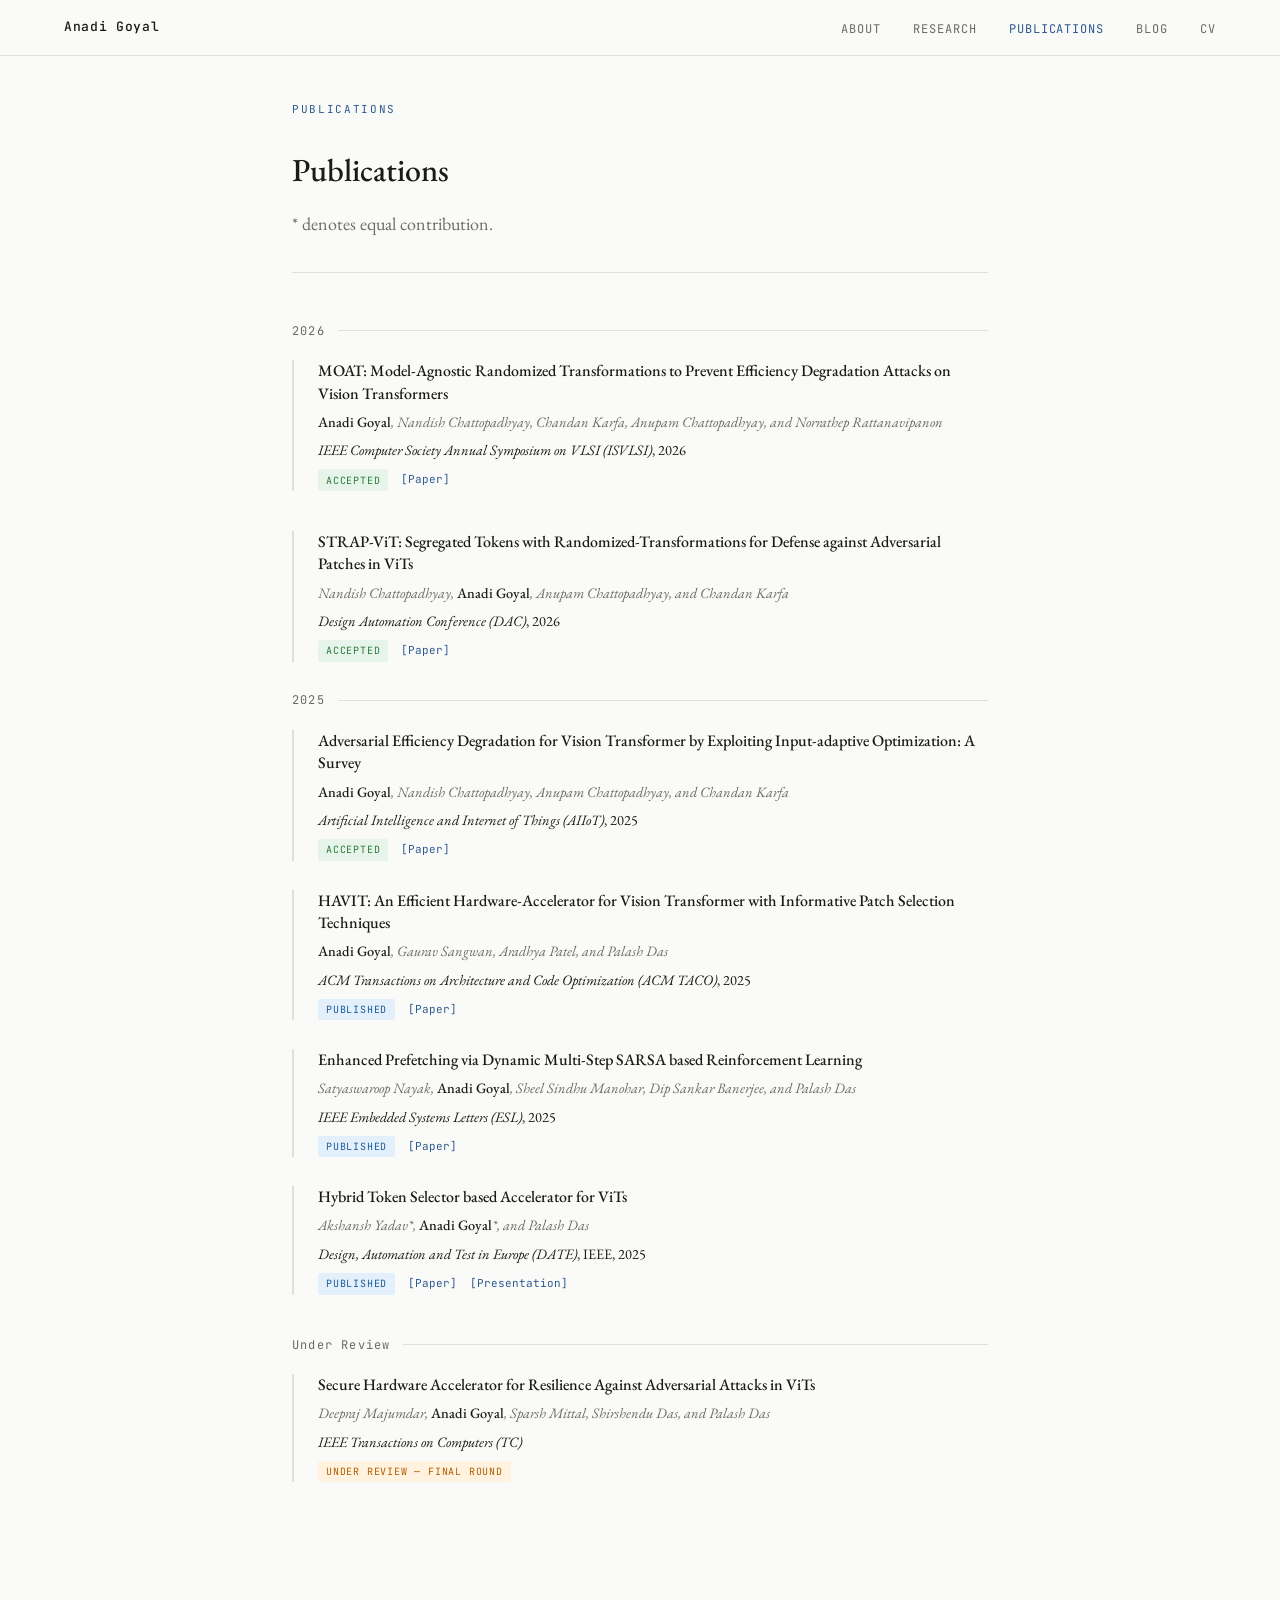
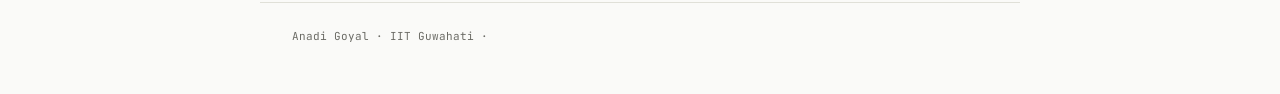
<file: publications.html>
<!DOCTYPE html>
<html lang="en">
<head>
<meta charset="UTF-8">
<meta name="viewport" content="width=device-width, initial-scale=1.0">
<title>Publications — Anadi Goyal</title>
<link rel="preconnect" href="https://fonts.googleapis.com">
<link href="https://fonts.googleapis.com/css2?family=EB+Garamond:ital,wght@0,400;0,500;1,400&family=JetBrains+Mono:wght@400;500&display=swap" rel="stylesheet">
<style>
  :root { --bg: #fafaf8; --text: #1a1a18; --muted: #6b6b65; --accent: #2d5a8e; --border: #e0e0d8; --light: #f0f0eb; }
  * { margin: 0; padding: 0; box-sizing: border-box; }
  body { font-family: 'EB Garamond', Georgia, serif; background: var(--bg); color: var(--text); font-size: 18px; line-height: 1.7; }
  nav { position: fixed; top: 0; left: 0; right: 0; background: var(--bg); border-bottom: 1px solid var(--border); z-index: 100; padding: 0 max(2rem, 5vw); display: flex; align-items: center; justify-content: space-between; height: 56px; }
  .nav-name { font-family: 'JetBrains Mono', monospace; font-size: 13px; letter-spacing: 0.05em; color: var(--text); text-decoration: none; font-weight: 500; }
  .nav-links { display: flex; gap: 2rem; list-style: none; }
  .nav-links a { font-family: 'JetBrains Mono', monospace; font-size: 12px; letter-spacing: 0.08em; text-transform: uppercase; color: var(--muted); text-decoration: none; transition: color 0.2s; }
  .nav-links a:hover, .nav-links a.active { color: var(--accent); }
  main { max-width: 760px; margin: 0 auto; padding: 100px 2rem 80px; }
  .page-label { font-family: 'JetBrains Mono', monospace; font-size: 11px; letter-spacing: 0.15em; text-transform: uppercase; color: var(--accent); margin-bottom: 1.5rem; }
  .page-title { font-size: 2rem; font-weight: 500; margin-bottom: 0.75rem; }
  .page-intro { color: var(--muted); margin-bottom: 3rem; padding-bottom: 2rem; border-bottom: 1px solid var(--border); }

  .year-section { margin-bottom: 2.5rem; }
  .year-label {
    font-family: 'JetBrains Mono', monospace;
    font-size: 12px;
    letter-spacing: 0.1em;
    color: var(--muted);
    margin-bottom: 1.2rem;
    display: flex;
    align-items: center;
    gap: 0.8rem;
  }
  .year-label::after { content: ''; flex: 1; height: 1px; background: var(--border); }

  .pub-entry {
    margin-bottom: 1.8rem;
    padding-left: 1.5rem;
    border-left: 2px solid var(--border);
    transition: border-color 0.2s;
  }
  .pub-entry:hover { border-left-color: var(--accent); }

  .pub-title {
    font-size: 1rem;
    font-weight: 500;
    line-height: 1.4;
    margin-bottom: 0.3rem;
  }
  .pub-authors {
    font-size: 0.9rem;
    color: var(--muted);
    margin-bottom: 0.25rem;
    font-style: italic;
  }
  .pub-authors .self { font-style: normal; font-weight: 500; color: var(--text); }
  .pub-venue {
    font-size: 0.9rem;
    color: var(--text);
    margin-bottom: 0.4rem;
  }
  .pub-venue em { font-style: italic; }
  .pub-meta { display: flex; gap: 0.8rem; align-items: center; flex-wrap: wrap; }
  .pub-status {
    font-family: 'JetBrains Mono', monospace;
    font-size: 10px;
    letter-spacing: 0.08em;
    text-transform: uppercase;
    padding: 0.15rem 0.5rem;
    border-radius: 2px;
  }
  .status-accepted { background: #e6f4ea; color: #2a7a3b; }
  .status-published { background: #e3f0fb; color: #1a5a9a; }
  .status-review { background: #fff3e0; color: #b35c00; }
  .pub-link {
    font-family: 'JetBrains Mono', monospace;
    font-size: 11px;
    color: var(--accent);
    text-decoration: none;
    border-bottom: 1px solid transparent;
    transition: border-color 0.2s;
  }
  .pub-link:hover { border-bottom-color: var(--accent); }

  footer { max-width: 760px; margin: 0 auto; padding: 0 2rem 3rem; border-top: 1px solid var(--border); padding-top: 1.5rem; }
  footer p { font-family: 'JetBrains Mono', monospace; font-size: 11px; color: var(--muted); }
</style>
</head>
<body>
<nav>
  <a class="nav-name" href="index.html">Anadi Goyal</a>
  <ul class="nav-links">
    <li><a href="index.html">About</a></li>
    <li><a href="research.html">Research</a></li>
    <li><a href="publications.html" class="active">Publications</a></li>
    <li><a href="blog.html">Blog</a></li>
    <li><a href="cv.html">CV</a></li>
  </ul>
</nav>

<main>
  <div class="page-label">Publications</div>
  <h1 class="page-title">Publications</h1>
  <p class="page-intro">* denotes equal contribution.</p>

  <div class="year-section">
    <div class="year-label">2026</div>
    
    <div class="pub-entry">
      <div class="pub-title">MOAT: Model-Agnostic Randomized Transformations to Prevent Efficiency Degradation Attacks on Vision Transformers</div>
      <div class="pub-authors"><span class="self">Anadi Goyal</span>, Nandish Chattopadhyay, Chandan Karfa, Anupam Chattopadhyay, and Norrathep Rattanavipanon</div>
      <div class="pub-venue"><em>IEEE Computer Society Annual Symposium on VLSI (ISVLSI)</em>, 2026</div>
      <div class="pub-meta">
        <span class="pub-status status-accepted">Accepted</span>
        <a class="pub-link" href="https://drive.google.com/file/d/1T7u0nR24VGizBmSV5AmhAgPBSx4VkJhO/view?usp=sharing">[Paper]</a>
      </div>
    </div>
  </div>
    <div class="pub-entry">
      <div class="pub-title">STRAP-ViT: Segregated Tokens with Randomized-Transformations for Defense against Adversarial Patches in ViTs</div>
      <div class="pub-authors">Nandish Chattopadhyay, <span class="self">Anadi Goyal</span>, Anupam Chattopadhyay, and Chandan Karfa</div>
      <div class="pub-venue"><em>Design Automation Conference (DAC)</em>, 2026</div>
      <div class="pub-meta">
        <span class="pub-status status-accepted">Accepted</span>
        <a class="pub-link" href="https://arxiv.org/abs/2603.12688">[Paper]</a>
      </div>
    </div>



  <div class="year-section">
    <div class="year-label">2025</div>

    <div class="pub-entry">
      <div class="pub-title">Adversarial Efficiency Degradation for Vision Transformer by Exploiting Input-adaptive Optimization: A Survey</div>
      <div class="pub-authors"><span class="self">Anadi Goyal</span>, Nandish Chattopadhyay, Anupam Chattopadhyay, and Chandan Karfa</div>
      <div class="pub-venue"><em>Artificial Intelligence and Internet of Things (AIIoT)</em>, 2025</div>
      <div class="pub-meta">
        <span class="pub-status status-accepted">Accepted</span>
        <a class="pub-link" href="https://drive.google.com/file/d/1-y_S4KpDsq21xv_1ZjXoTzlUy2Dqr1mH/view?usp=sharing">[Paper]</a>
      </div>
    </div>

    <div class="pub-entry">
      <div class="pub-title">HAVIT: An Efficient Hardware-Accelerator for Vision Transformer with Informative Patch Selection Techniques</div>
      <div class="pub-authors"><span class="self">Anadi Goyal</span>, Gaurav Sangwan, Aradhya Patel, and Palash Das</div>
      <div class="pub-venue"><em>ACM Transactions on Architecture and Code Optimization (ACM TACO)</em>, 2025</div>
      <div class="pub-meta">
        <span class="pub-status status-published">Published</span>
        <a class="pub-link" href="https://dl.acm.org/doi/full/10.1145/3764865">[Paper]</a>
      </div>
    </div>

    <div class="pub-entry">
      <div class="pub-title">Enhanced Prefetching via Dynamic Multi-Step SARSA based Reinforcement Learning</div>
      <div class="pub-authors">Satyaswaroop Nayak, <span class="self">Anadi Goyal</span>, Sheel Sindhu Manohar, Dip Sankar Banerjee, and Palash Das</div>
      <div class="pub-venue"><em>IEEE Embedded Systems Letters (ESL)</em>, 2025</div>
      <div class="pub-meta">
        <span class="pub-status status-published">Published</span>
        <a class="pub-link" href="https://ieeexplore.ieee.org/abstract/document/11017507">[Paper]</a>
      </div>
    </div>

    <div class="pub-entry">
      <div class="pub-title">Hybrid Token Selector based Accelerator for ViTs</div>
      <div class="pub-authors">Akshansh Yadav*, <span class="self">Anadi Goyal</span>*, and Palash Das</div>
      <div class="pub-venue"><em>Design, Automation and Test in Europe (DATE)</em>, IEEE, 2025</div>
      <div class="pub-meta">
        <span class="pub-status status-published">Published</span>
        <a class="pub-link" href="https://ieeexplore.ieee.org/document/10992869">[Paper]</a>
        <a class="pub-link" href="https://drive.google.com/file/d/19pznOsyI-0tIW7r9FKhcfq8Ocd0YSevk/view">[Presentation]</a>
      </div>
    </div>
  </div>

  <div class="year-section">
    <div class="year-label">Under Review</div>

    <div class="pub-entry">
      <div class="pub-title">Secure Hardware Accelerator for Resilience Against Adversarial Attacks in ViTs</div>
      <div class="pub-authors">Deepraj Majumdar, <span class="self">Anadi Goyal</span>, Sparsh Mittal, Shirshendu Das, and Palash Das</div>
      <div class="pub-venue"><em>IEEE Transactions on Computers (TC)</em></div>
      <div class="pub-meta"><span class="pub-status status-review">Under Review — Final Round</span></div>
    </div>
  </div>
</main>

<footer>
  <p>Anadi Goyal · IIT Guwahati · <a href="/cdn-cgi/l/email-protection" class="__cf_ema
</file>
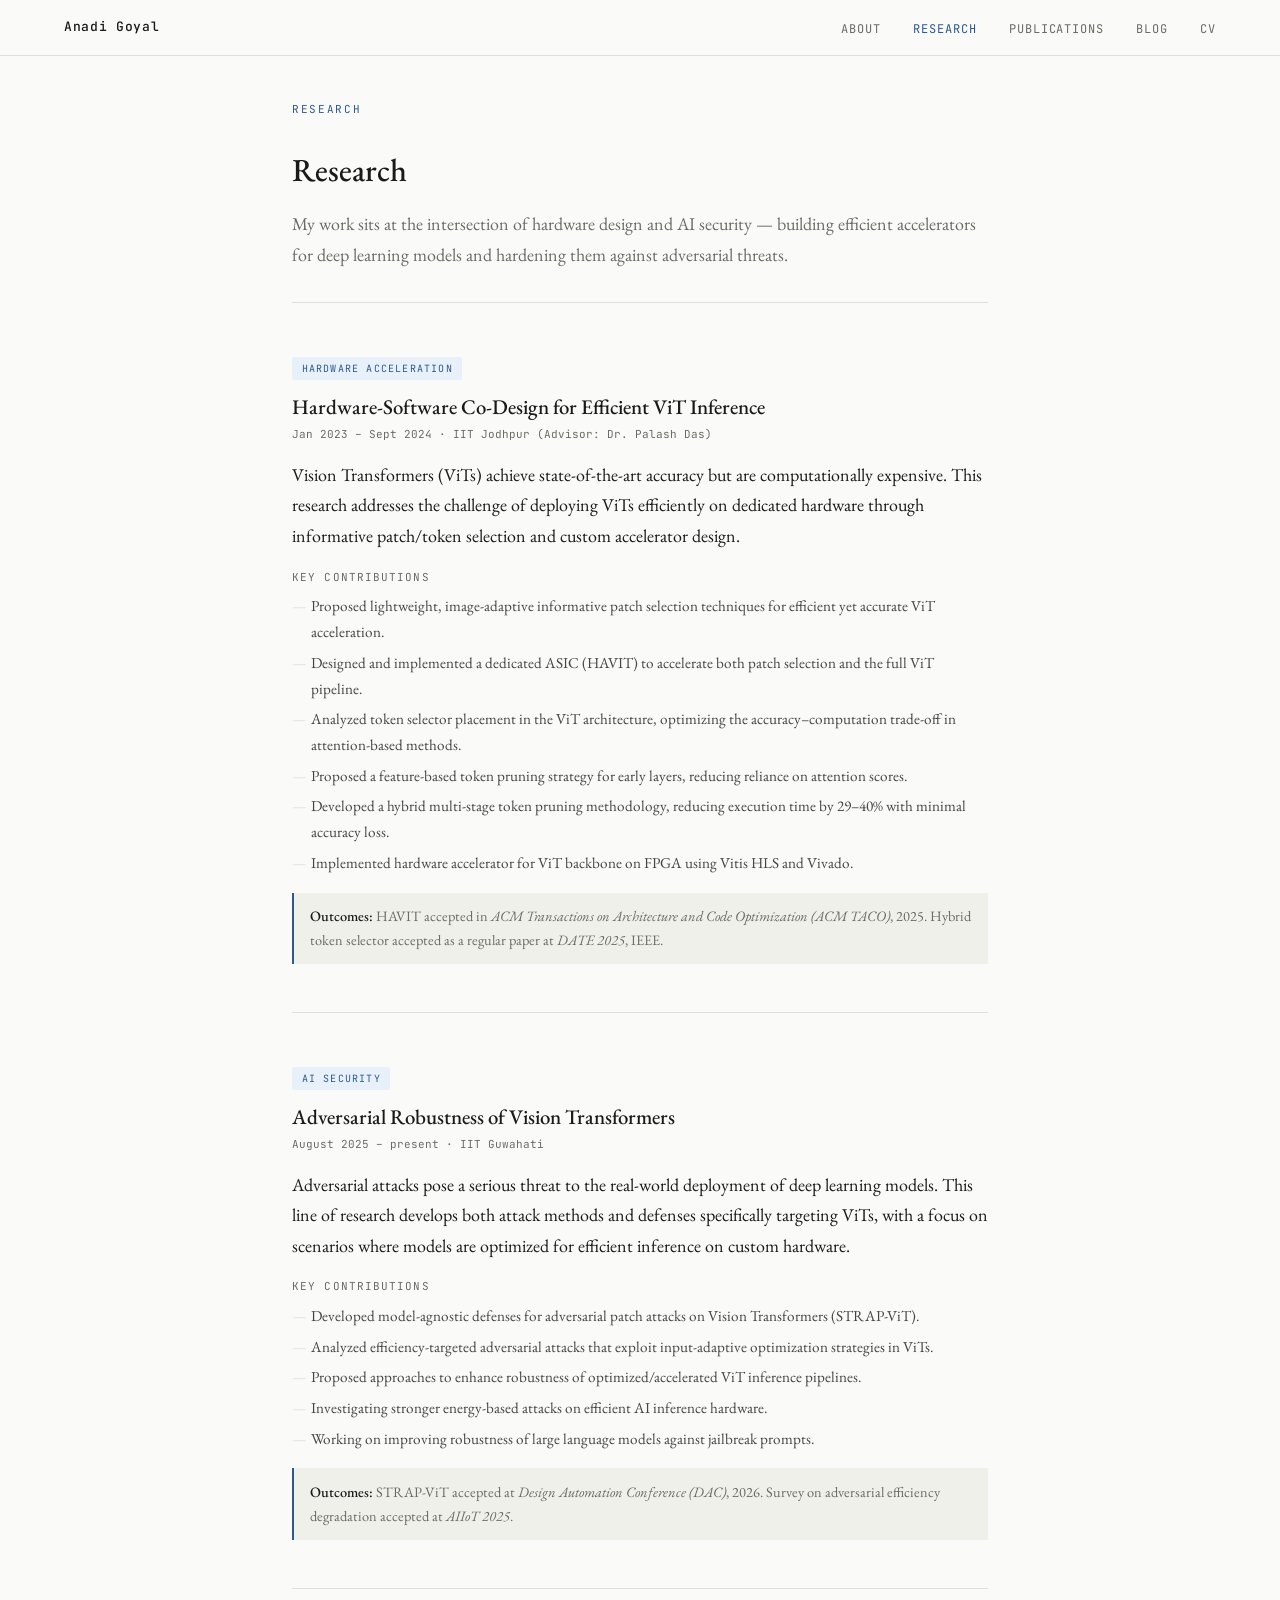
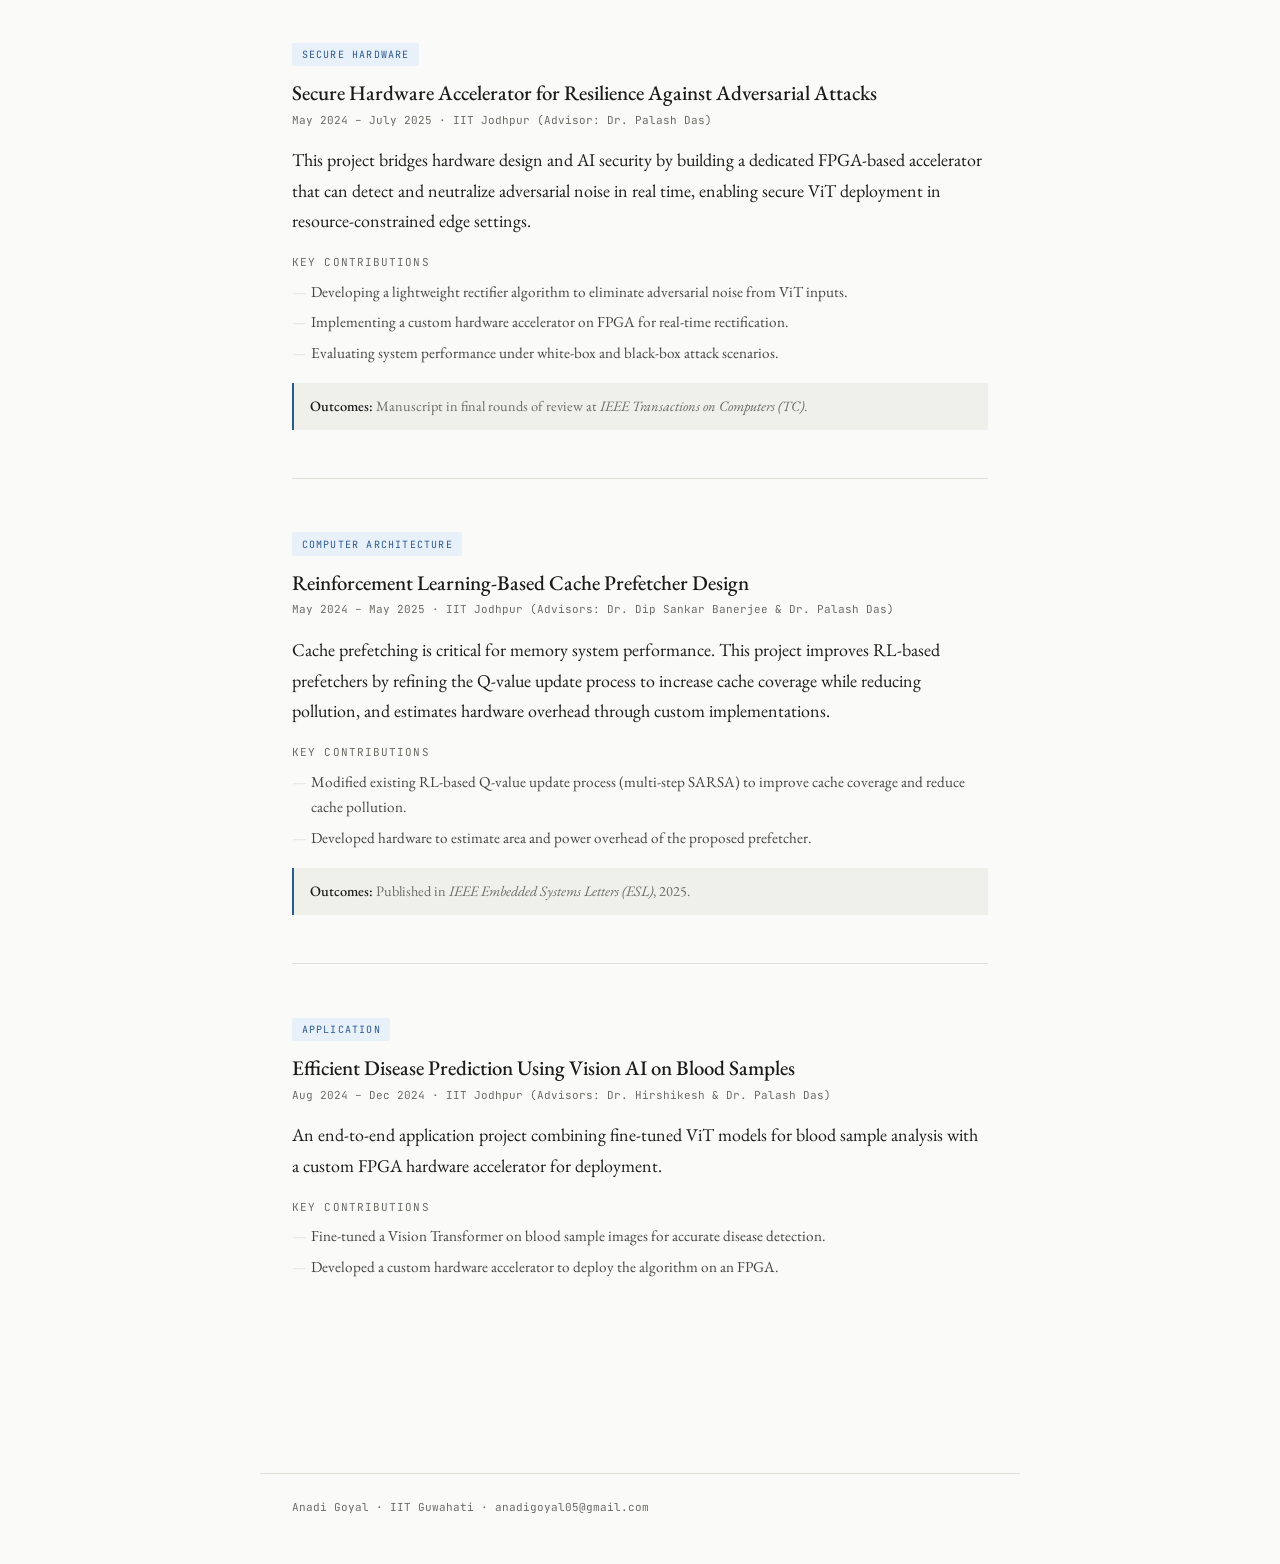
<file: research.html>
<!DOCTYPE html>
<html lang="en">
<head>
<meta charset="UTF-8">
<meta name="viewport" content="width=device-width, initial-scale=1.0">
<title>Research — Anadi Goyal</title>
<link rel="preconnect" href="https://fonts.googleapis.com">
<link href="https://fonts.googleapis.com/css2?family=EB+Garamond:ital,wght@0,400;0,500;1,400&family=JetBrains+Mono:wght@400;500&display=swap" rel="stylesheet">
<style>
  :root {
    --bg: #fafaf8; --text: #1a1a18; --muted: #6b6b65;
    --accent: #2d5a8e; --border: #e0e0d8; --light: #f0f0eb;
  }
  * { margin: 0; padding: 0; box-sizing: border-box; }
  body { font-family: 'EB Garamond', Georgia, serif; background: var(--bg); color: var(--text); font-size: 18px; line-height: 1.7; }
  nav {
    position: fixed; top: 0; left: 0; right: 0;
    background: var(--bg); border-bottom: 1px solid var(--border); z-index: 100;
    padding: 0 max(2rem, 5vw); display: flex; align-items: center; justify-content: space-between; height: 56px;
  }
  .nav-name { font-family: 'JetBrains Mono', monospace; font-size: 13px; letter-spacing: 0.05em; color: var(--text); text-decoration: none; font-weight: 500; }
  .nav-links { display: flex; gap: 2rem; list-style: none; }
  .nav-links a { font-family: 'JetBrains Mono', monospace; font-size: 12px; letter-spacing: 0.08em; text-transform: uppercase; color: var(--muted); text-decoration: none; transition: color 0.2s; }
  .nav-links a:hover, .nav-links a.active { color: var(--accent); }
  main { max-width: 760px; margin: 0 auto; padding: 100px 2rem 80px; }
  .page-label { font-family: 'JetBrains Mono', monospace; font-size: 11px; letter-spacing: 0.15em; text-transform: uppercase; color: var(--accent); margin-bottom: 1.5rem; }
  .page-title { font-size: 2rem; font-weight: 500; margin-bottom: 0.75rem; }
  .page-intro { color: var(--muted); margin-bottom: 3rem; padding-bottom: 2rem; border-bottom: 1px solid var(--border); }

  .research-block {
    margin-bottom: 3rem;
    padding-bottom: 3rem;
    border-bottom: 1px solid var(--border);
  }
  .research-block:last-child { border-bottom: none; }

  .research-tag {
    font-family: 'JetBrains Mono', monospace;
    font-size: 10px;
    letter-spacing: 0.12em;
    text-transform: uppercase;
    color: var(--accent);
    background: #e8f0fa;
    padding: 0.2rem 0.6rem;
    border-radius: 2px;
    display: inline-block;
    margin-bottom: 0.8rem;
  }
  .research-block h2 {
    font-size: 1.3rem;
    font-weight: 500;
    line-height: 1.3;
    margin-bottom: 0.3rem;
  }
  .research-period {
    font-family: 'JetBrains Mono', monospace;
    font-size: 11px;
    color: var(--muted);
    margin-bottom: 1rem;
  }
  .research-desc { margin-bottom: 1rem; }
  .research-desc p { margin-bottom: 0.6rem; }

  .contributions-title {
    font-family: 'JetBrains Mono', monospace;
    font-size: 11px;
    letter-spacing: 0.1em;
    text-transform: uppercase;
    color: var(--muted);
    margin-bottom: 0.5rem;
  }
  .contributions { list-style: none; margin-bottom: 1rem; }
  .contributions li {
    padding-left: 1.2rem;
    position: relative;
    margin-bottom: 0.3rem;
    font-size: 0.95rem;
    color: #444;
  }
  .contributions li::before {
    content: '—';
    position: absolute;
    left: 0;
    color: var(--border);
  }

  .outcome-box {
    background: var(--light);
    border-left: 2px solid var(--accent);
    padding: 0.7rem 1rem;
    font-size: 0.9rem;
    color: var(--muted);
  }
  .outcome-box strong { color: var(--text); font-weight: 500; }

  footer { max-width: 760px; margin: 0 auto; padding: 0 2rem 3rem; border-top: 1px solid var(--border); padding-top: 1.5rem; }
  footer p { font-family: 'JetBrains Mono', monospace; font-size: 11px; color: var(--muted); }
</style>
</head>
<body>
<nav>
  <a class="nav-name" href="index.html">Anadi Goyal</a>
  <ul class="nav-links">
    <li><a href="index.html">About</a></li>
    <li><a href="research.html" class="active">Research</a></li>
    <li><a href="publications.html">Publications</a></li>
    <li><a href="blog.html">Blog</a></li>
    <li><a href="cv.html">CV</a></li>
  </ul>
</nav>

<main>
  <div class="page-label">Research</div>
  <h1 class="page-title">Research</h1>
  <p class="page-intro">My work sits at the intersection of hardware design and AI security — building efficient accelerators for deep learning models and hardening them against adversarial threats.</p>

  <!-- Block 1 -->
  <div class="research-block">
    <span class="research-tag">Hardware Acceleration</span>
    <h2>Hardware-Software Co-Design for Efficient ViT Inference</h2>
    <div class="research-period">Jan 2023 – Sept 2024 · IIT Jodhpur (Advisor: Dr. Palash Das)</div>
    <div class="research-desc">
      <p>
        Vision Transformers (ViTs) achieve state-of-the-art accuracy but are computationally expensive. This
        research addresses the challenge of deploying ViTs efficiently on dedicated hardware through informative
        patch/token selection and custom accelerator design.
      </p>
    </div>
    <div class="contributions-title">Key Contributions</div>
    <ul class="contributions">
      <li>Proposed lightweight, image-adaptive informative patch selection techniques for efficient yet accurate ViT acceleration.</li>
      <li>Designed and implemented a dedicated ASIC (HAVIT) to accelerate both patch selection and the full ViT pipeline.</li>
      <li>Analyzed token selector placement in the ViT architecture, optimizing the accuracy–computation trade-off in attention-based methods.</li>
      <li>Proposed a feature-based token pruning strategy for early layers, reducing reliance on attention scores.</li>
      <li>Developed a hybrid multi-stage token pruning methodology, reducing execution time by 29–40% with minimal accuracy loss.</li>
      <li>Implemented hardware accelerator for ViT backbone on FPGA using Vitis HLS and Vivado.</li>
    </ul>
    <div class="outcome-box">
      <strong>Outcomes:</strong> HAVIT accepted in <em>ACM Transactions on Architecture and Code Optimization (ACM TACO)</em>, 2025. Hybrid token selector accepted as a regular paper at <em>DATE 2025</em>, IEEE.
    </div>
  </div>

  <!-- Block 2 -->
  <div class="research-block">
    <span class="research-tag">AI Security</span>
    <h2>Adversarial Robustness of Vision Transformers</h2>
    <div class="research-period">August 2025 – present · IIT Guwahati</div>
    <div class="research-desc">
      <p>
        Adversarial attacks pose a serious threat to the real-world deployment of deep learning models.
        This line of research develops both attack methods and defenses specifically targeting ViTs,
        with a focus on scenarios where models are optimized for efficient inference on custom hardware.
      </p>
    </div>
    <div class="contributions-title">Key Contributions</div>
    <ul class="contributions">
      <li>Developed model-agnostic defenses for adversarial patch attacks on Vision Transformers (STRAP-ViT).</li>
      <li>Analyzed efficiency-targeted adversarial attacks that exploit input-adaptive optimization strategies in ViTs.</li>
      <li>Proposed approaches to enhance robustness of optimized/accelerated ViT inference pipelines.</li>
      <li>Investigating stronger energy-based attacks on efficient AI inference hardware.</li>
      <li>Working on improving robustness of large language models against jailbreak prompts.</li>
    </ul>
    <div class="outcome-box">
      <strong>Outcomes:</strong> STRAP-ViT accepted at <em>Design Automation Conference (DAC)</em>, 2026. Survey on adversarial efficiency degradation accepted at <em>AIIoT 2025</em>.
    </div>
  </div>

  <!-- Block 3 -->
  <div class="research-block">
    <span class="research-tag">Secure Hardware</span>
    <h2>Secure Hardware Accelerator for Resilience Against Adversarial Attacks</h2>
    <div class="research-period">May 2024 – July 2025 · IIT Jodhpur (Advisor: Dr. Palash Das)</div>
    <div class="research-desc">
      <p>
        This project bridges hardware design and AI security by building a dedicated FPGA-based accelerator
        that can detect and neutralize adversarial noise in real time, enabling secure ViT deployment in
        resource-constrained edge settings.
      </p>
    </div>
    <div class="contributions-title">Key Contributions</div>
    <ul class="contributions">
      <li>Developing a lightweight rectifier algorithm to eliminate adversarial noise from ViT inputs.</li>
      <li>Implementing a custom hardware accelerator on FPGA for real-time rectification.</li>
      <li>Evaluating system performance under white-box and black-box attack scenarios.</li>
    </ul>
    <div class="outcome-box">
      <strong>Outcomes:</strong> Manuscript in final rounds of review at <em>IEEE Transactions on Computers (TC)</em>.
    </div>
  </div>

  <!-- Block 4 -->
  <div class="research-block">
    <span class="research-tag">Computer Architecture</span>
    <h2>Reinforcement Learning-Based Cache Prefetcher Design</h2>
    <div class="research-period">May 2024 – May 2025 · IIT Jodhpur (Advisors: Dr. Dip Sankar Banerjee &amp; Dr. Palash Das)</div>
    <div class="research-desc">
      <p>
        Cache prefetching is critical for memory system performance. This project improves RL-based
        prefetchers by refining the Q-value update process to increase cache coverage while reducing
        pollution, and estimates hardware overhead through custom implementations.
      </p>
    </div>
    <div class="contributions-title">Key Contributions</div>
    <ul class="contributions">
      <li>Modified existing RL-based Q-value update process (multi-step SARSA) to improve cache coverage and reduce cache pollution.</li>
      <li>Developed hardware to estimate area and power overhead of the proposed prefetcher.</li>
    </ul>
    <div class="outcome-box">
      <strong>Outcomes:</strong> Published in <em>IEEE Embedded Systems Letters (ESL)</em>, 2025.
    </div>
  </div>

  <!-- Block 5 -->
  <div class="research-block">
    <span class="research-tag">Application</span>
    <h2>Efficient Disease Prediction Using Vision AI on Blood Samples</h2>
    <div class="research-period">Aug 2024 – Dec 2024 · IIT Jodhpur (Advisors: Dr. Hirshikesh &amp; Dr. Palash Das)</div>
    <div class="research-desc">
      <p>
        An end-to-end application project combining fine-tuned ViT models for blood sample analysis with
        a custom FPGA hardware accelerator for deployment.
      </p>
    </div>
    <div class="contributions-title">Key Contributions</div>
    <ul class="contributions">
      <li>Fine-tuned a Vision Transformer on blood sample images for accurate disease detection.</li>
      <li>Developed a custom hardware accelerator to deploy the algorithm on an FPGA.</li>
    </ul>
  </div>
</main>

<footer>
  <p>Anadi Goyal · IIT Guwahati · anadigoyal05@gmail.com</p>
</footer>
</body>
</html>
</file>
